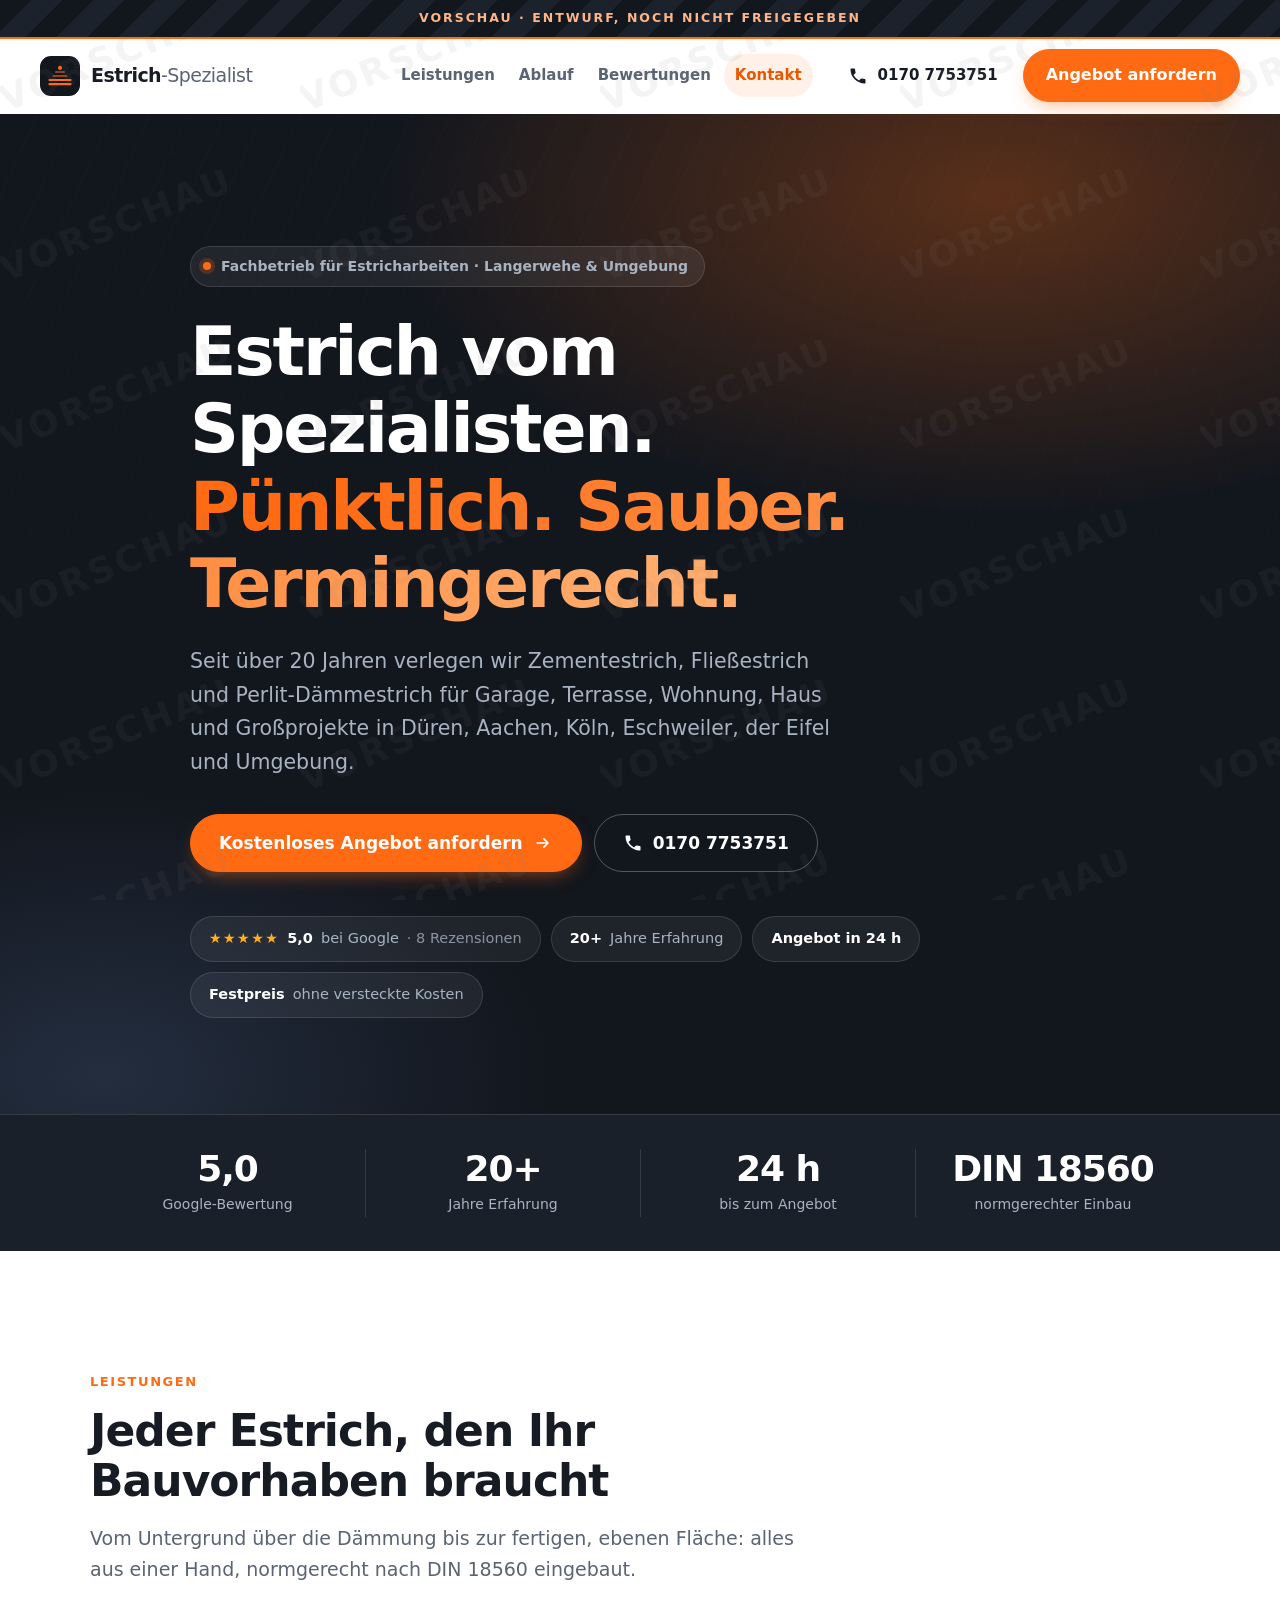
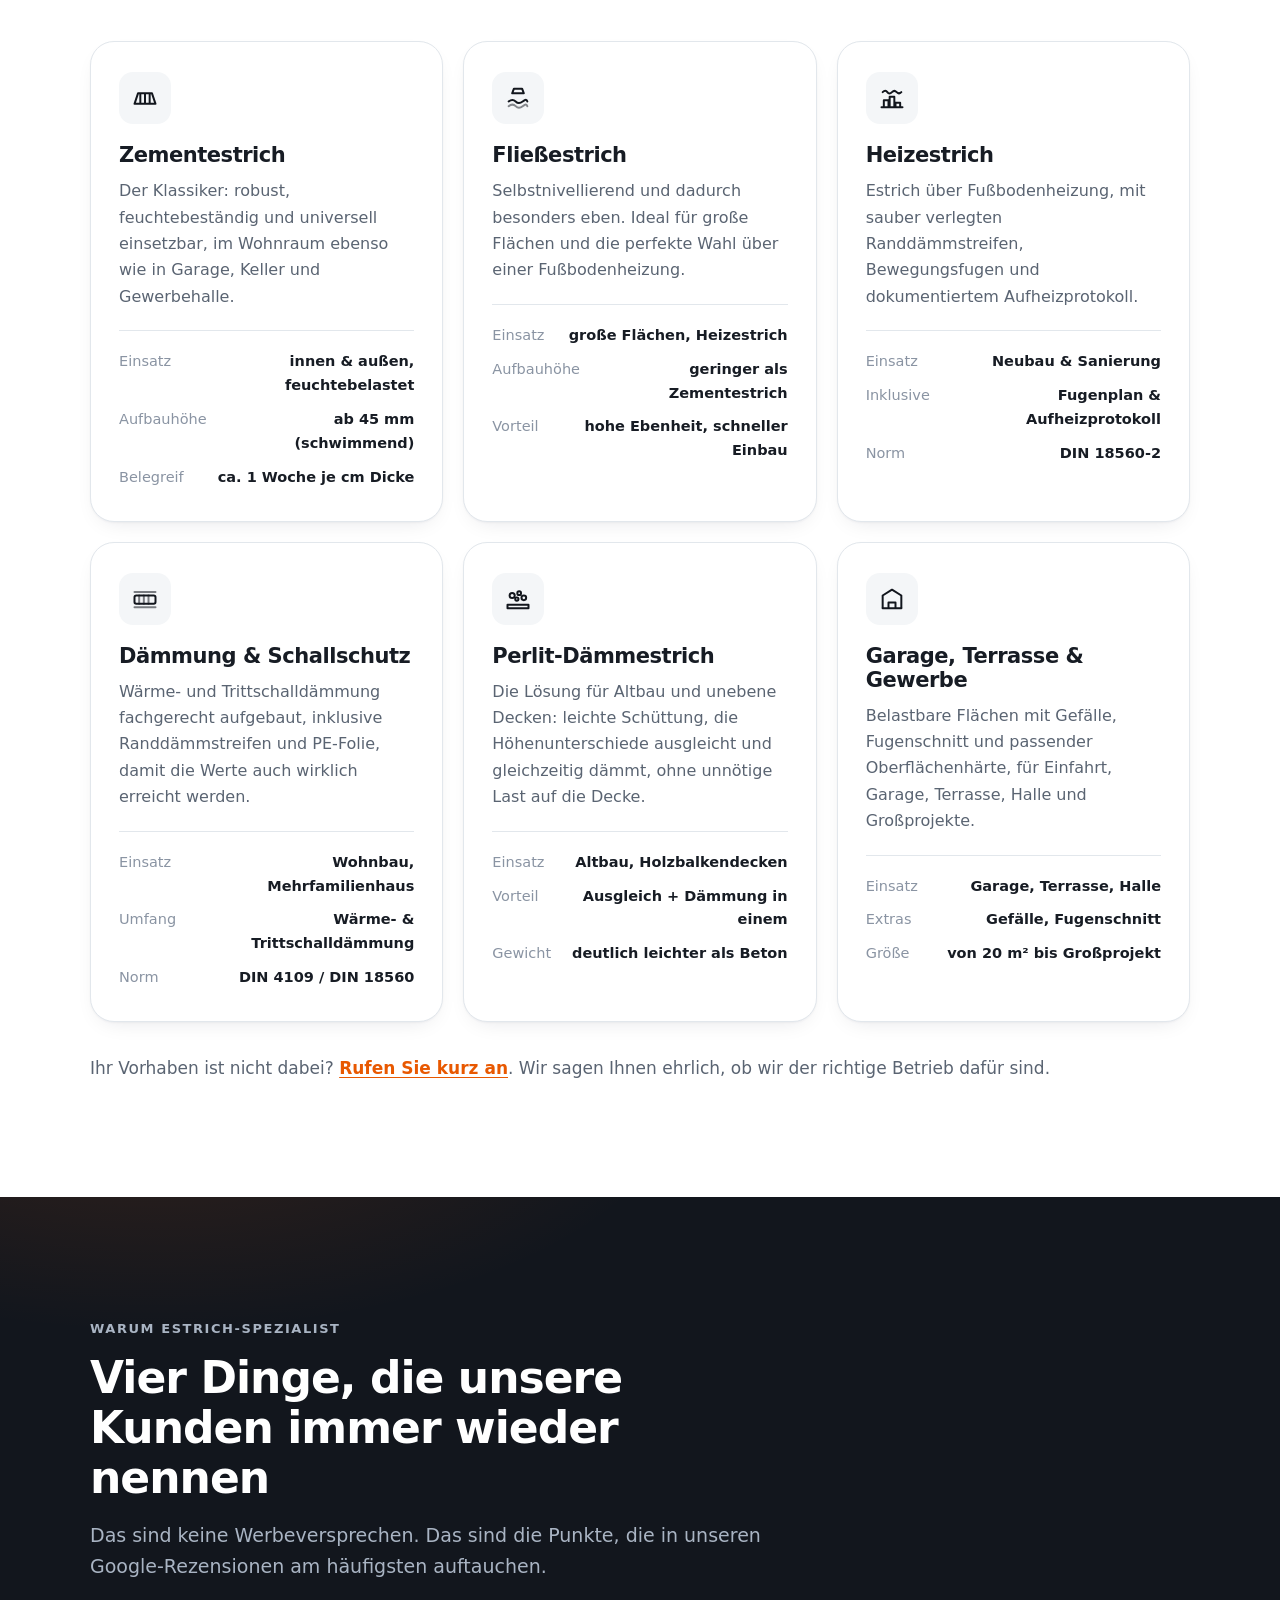
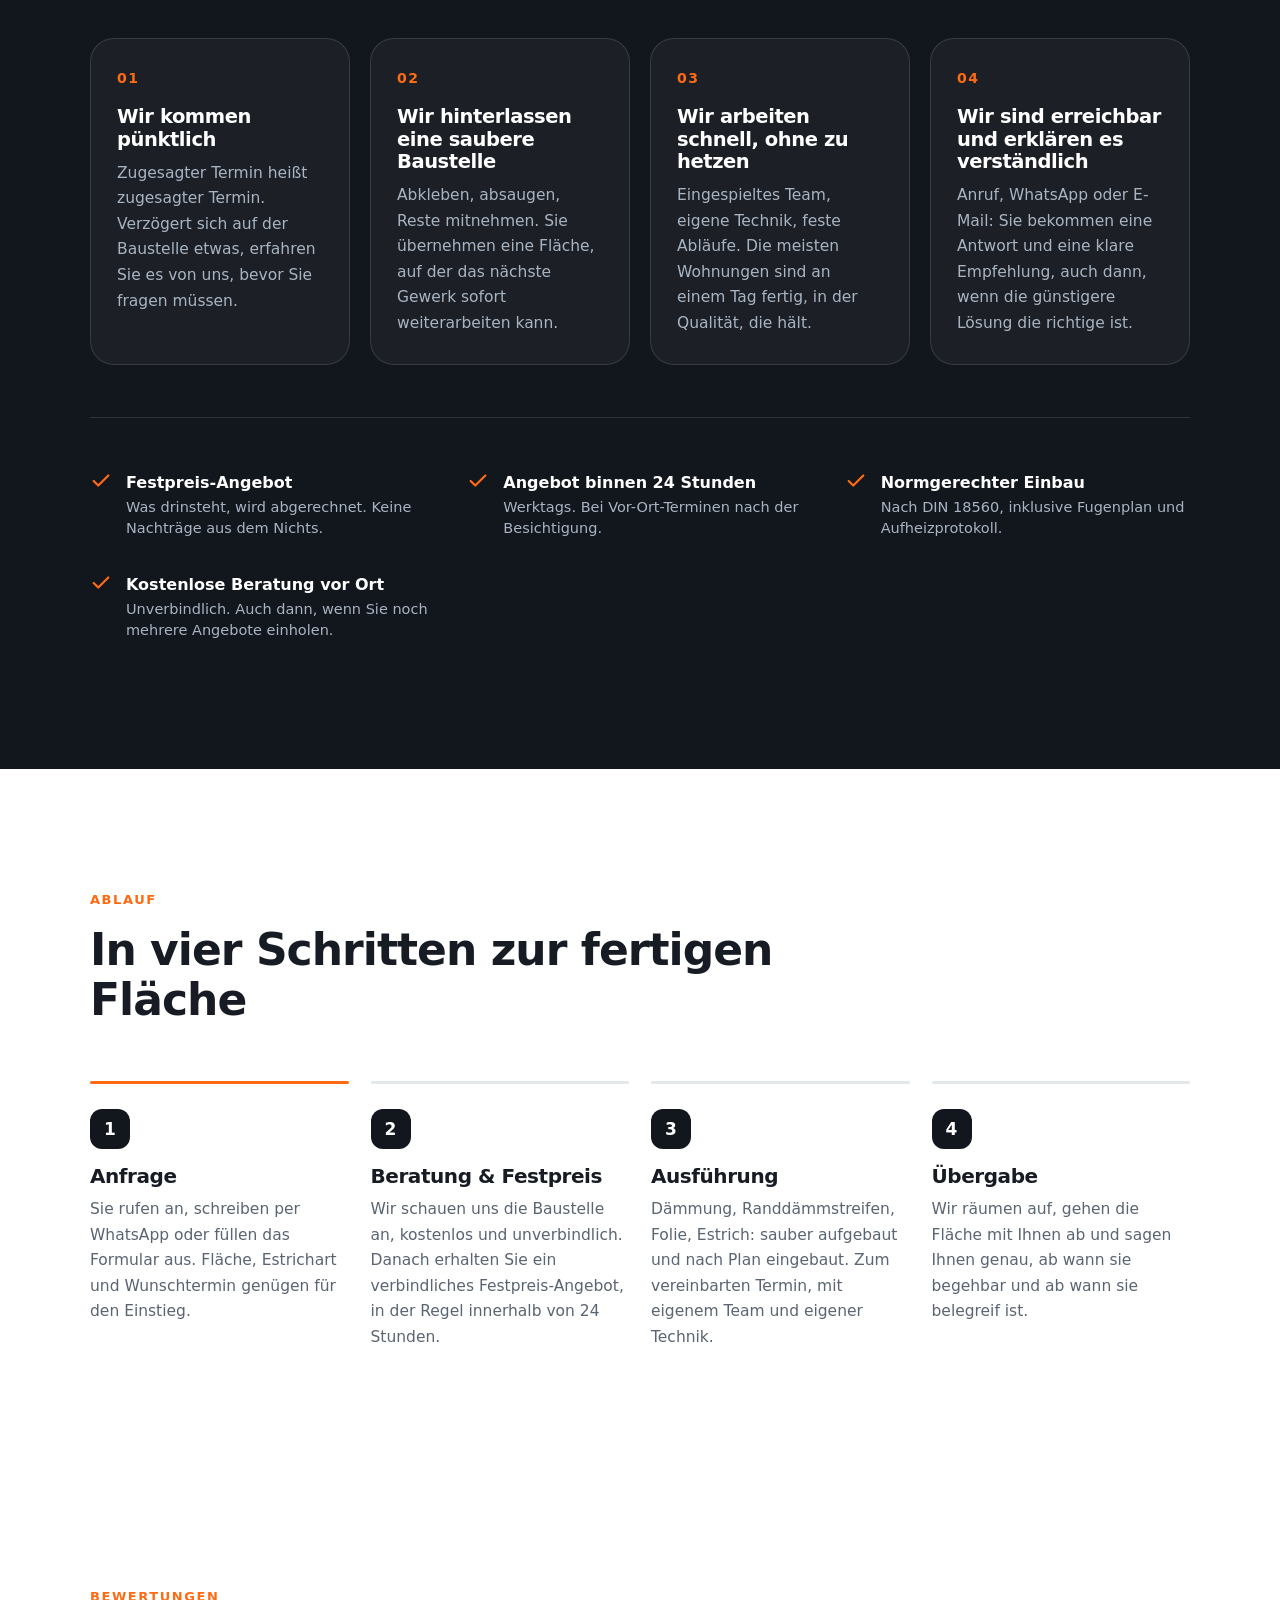
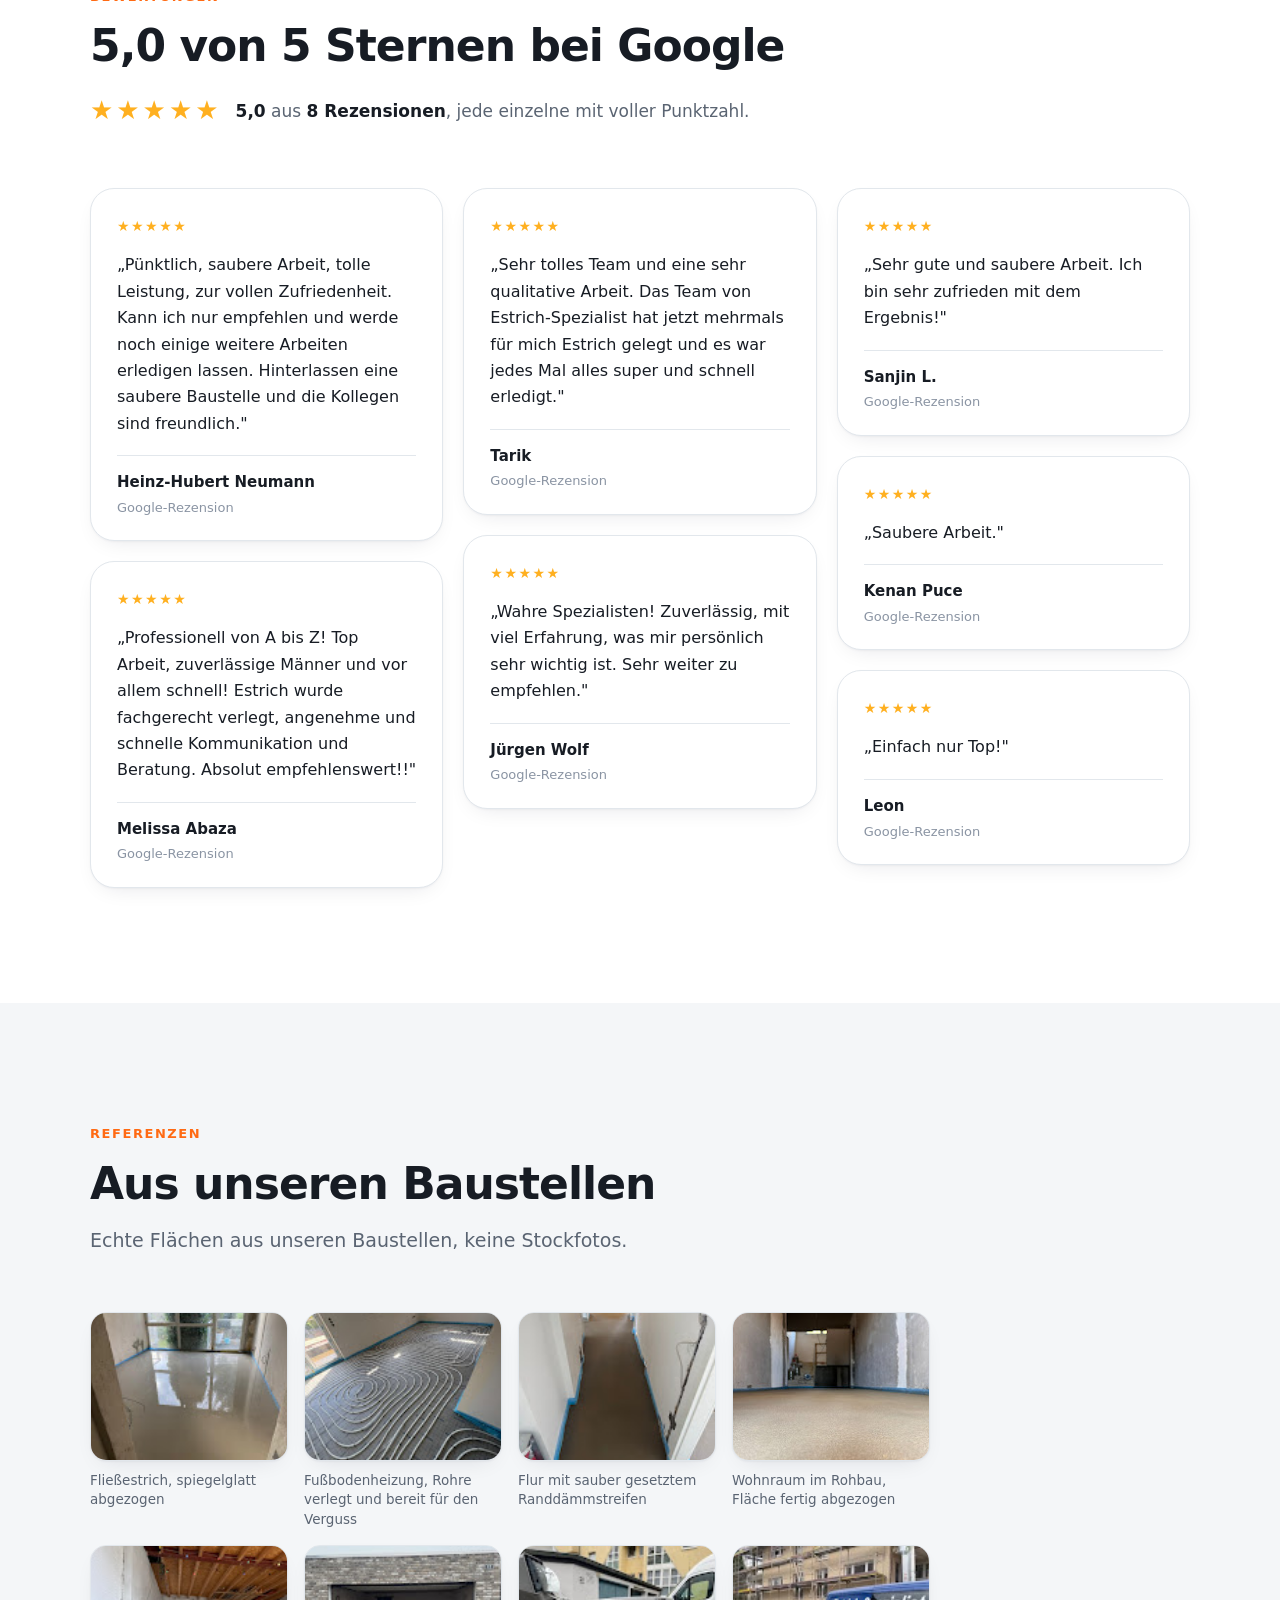
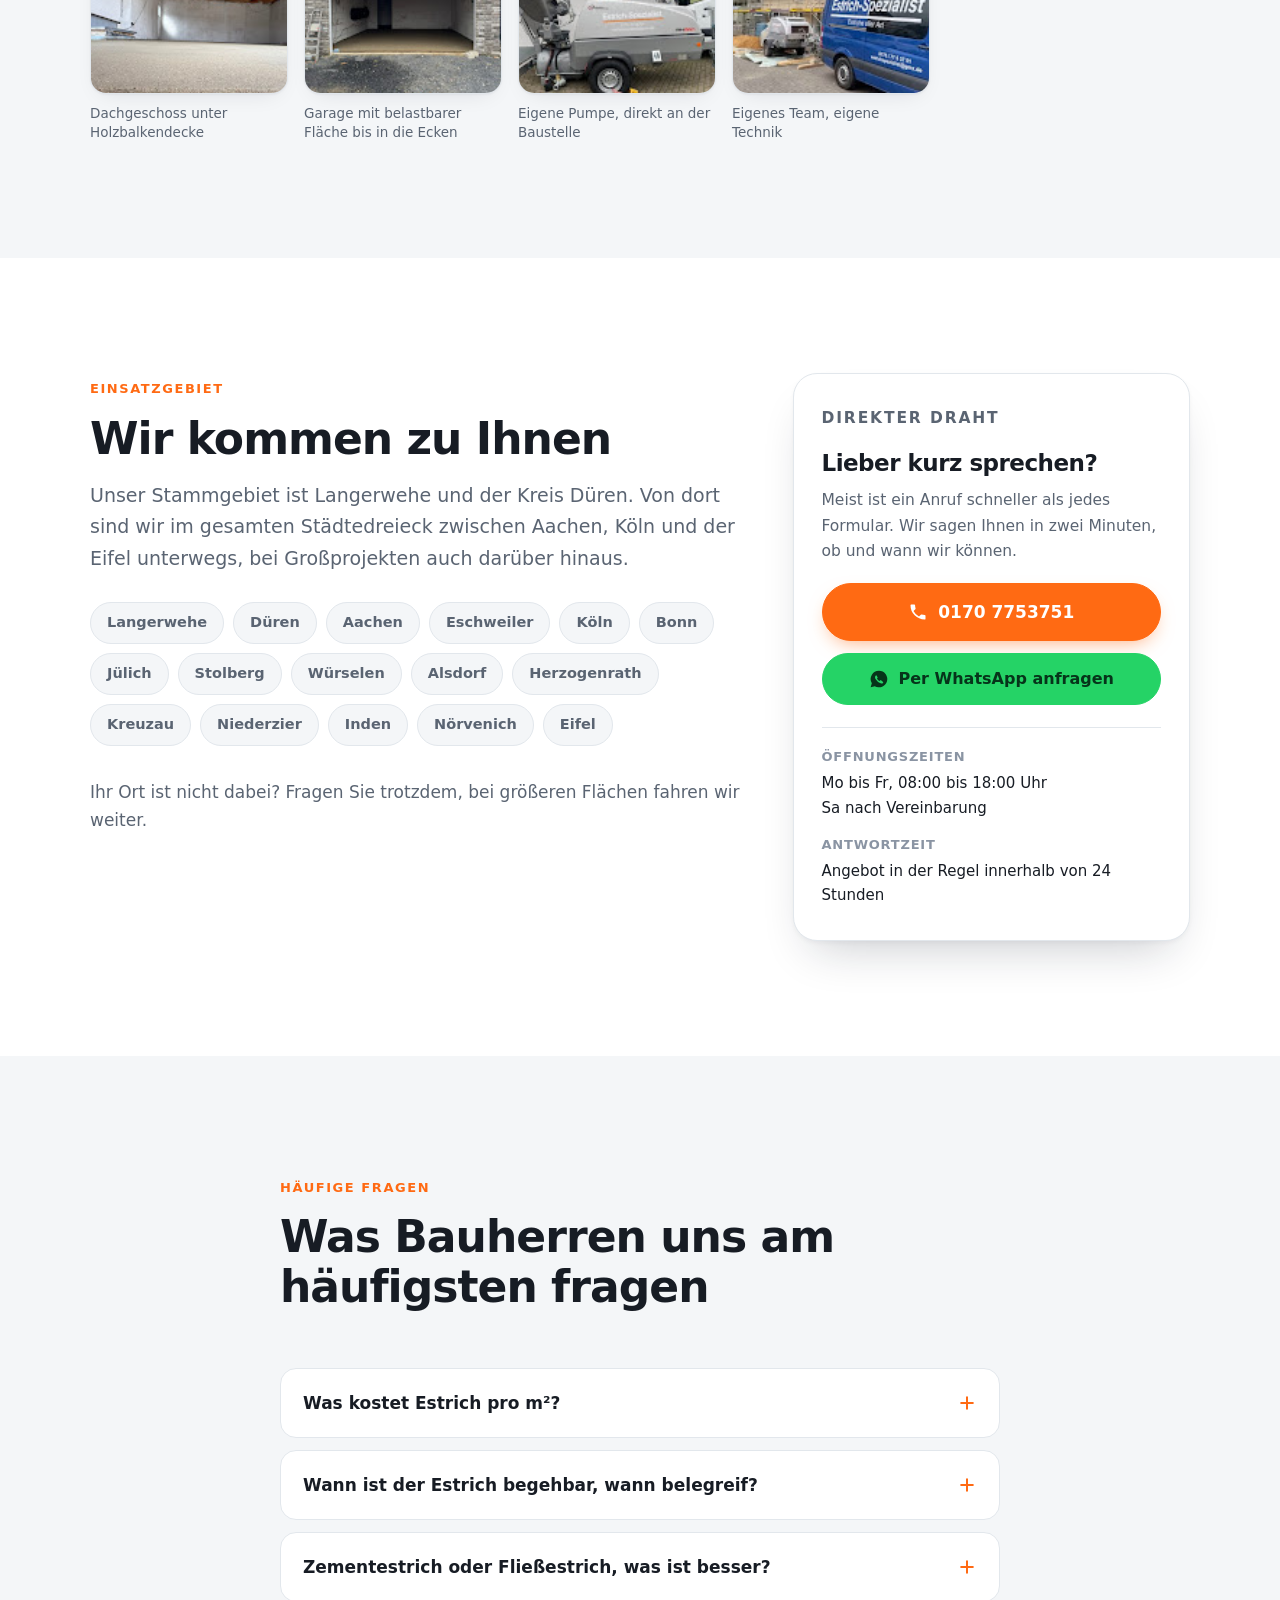
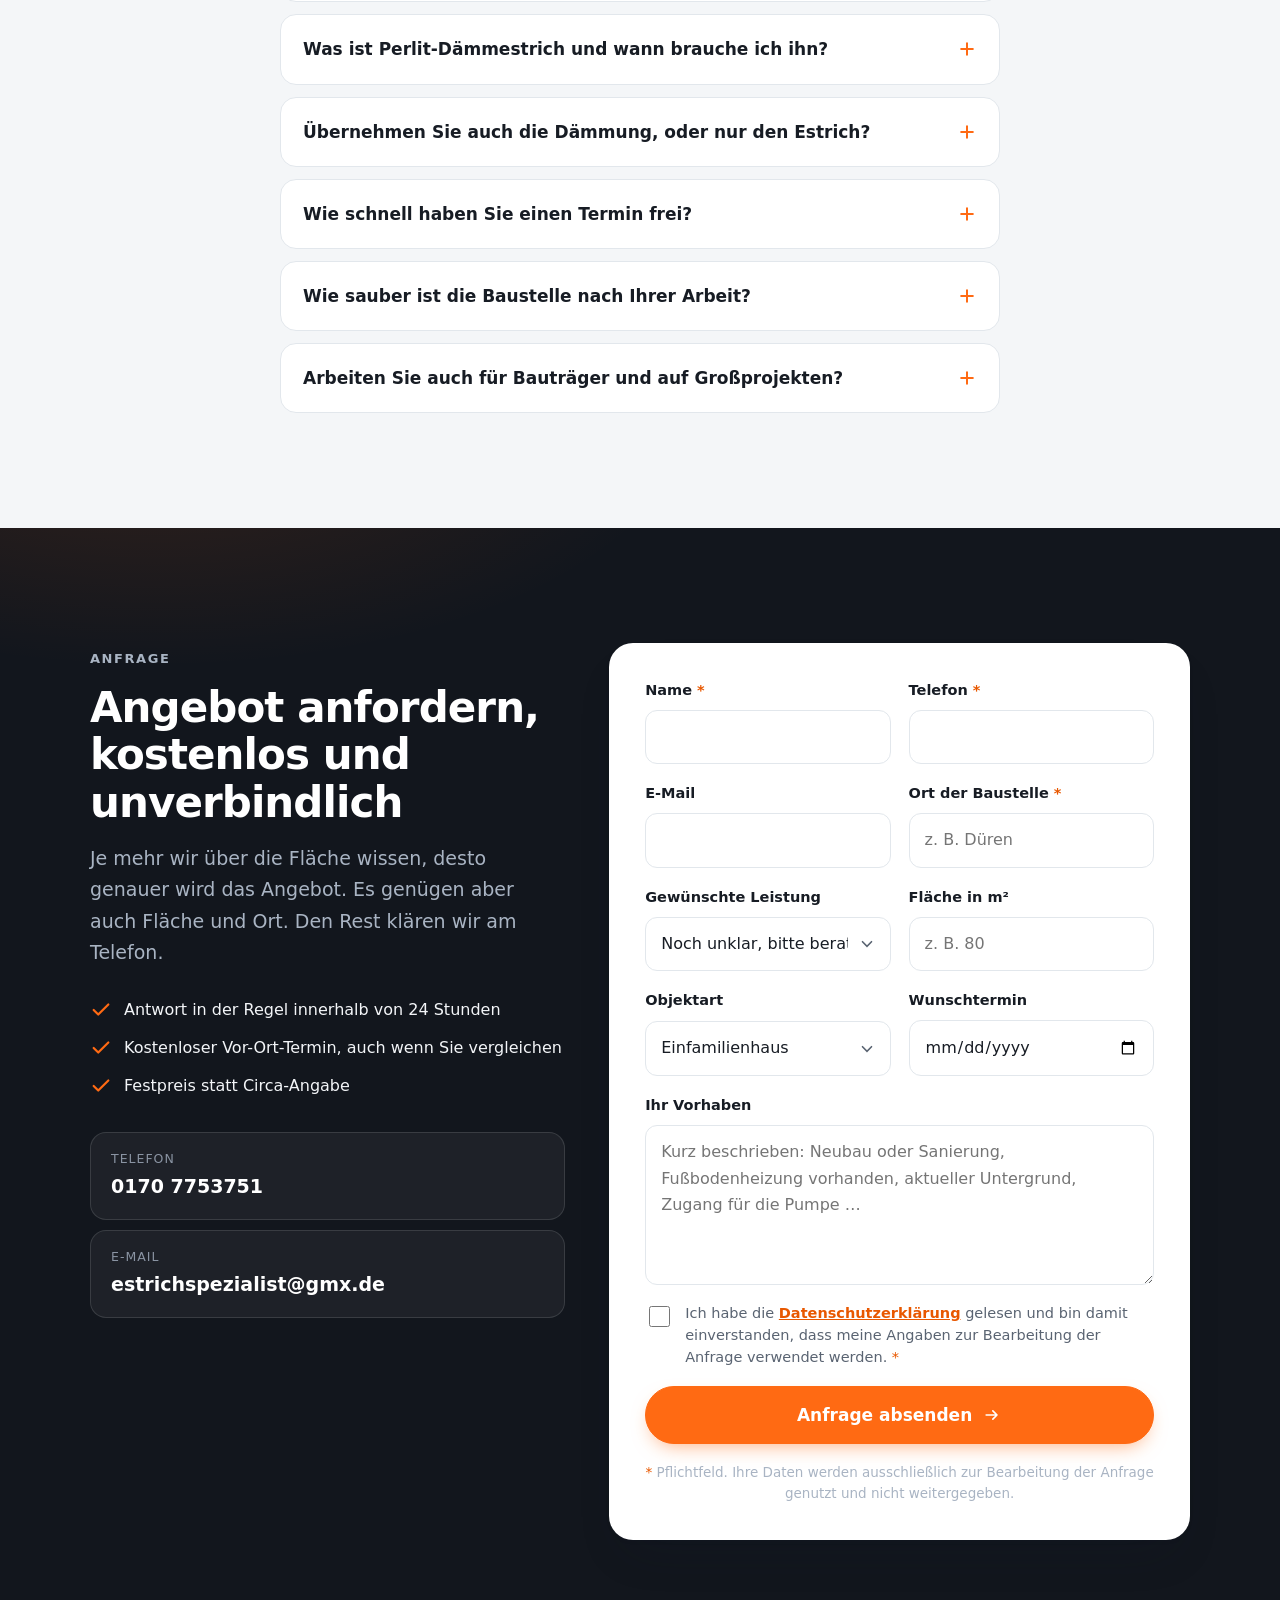
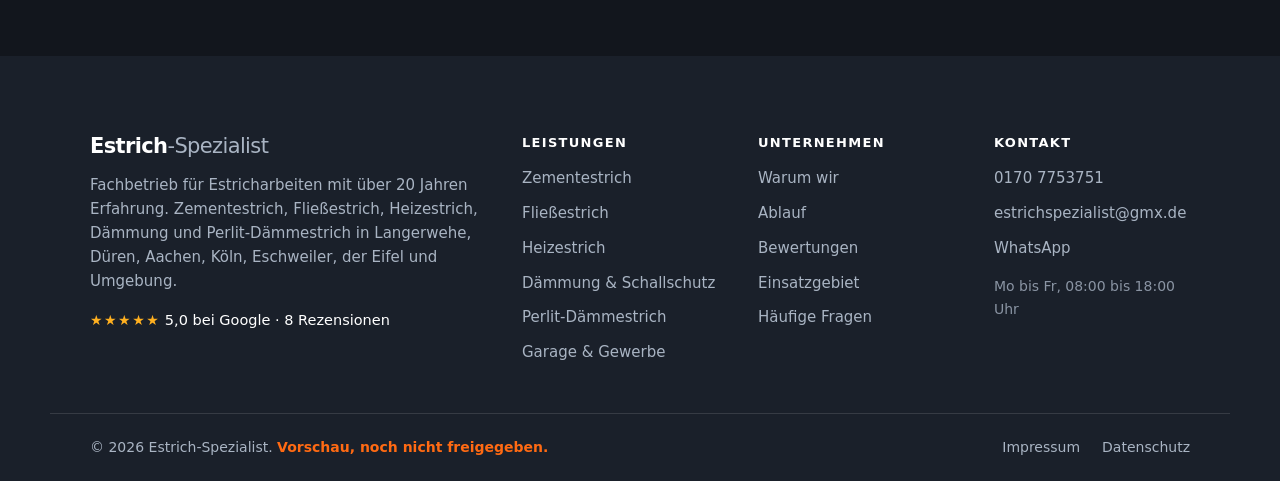
<file: index.html>
<!DOCTYPE html>
<html lang="de">
<head>
<meta charset="utf-8">
<meta name="viewport" content="width=device-width, initial-scale=1">
<title>VORSCHAU | Estrich-Spezialist | 5,0★ Estrichleger für Düren, Aachen, Köln &amp; Eifel</title>
<meta name="description" content="Estrich vom Spezialisten mit über 20 Jahren Erfahrung: Zementestrich, Fließestrich, Heizestrich und Perlit-Dämmestrich. Pünktlich, sauber, zum Festpreis. Angebot innerhalb von 24 Stunden. ☎ 0170 7753751">
<meta name="robots" content="index, follow">
<meta name="theme-color" content="#12161d">
<link rel="canonical" href="https://www.estrich-spezialist.de/">

<meta property="og:type" content="website">
<meta property="og:locale" content="de_DE">
<meta property="og:site_name" content="Estrich-Spezialist">
<meta property="og:title" content="Estrich-Spezialist | Estrichleger für Düren, Aachen, Köln &amp; Eifel">
<meta property="og:description" content="Zementestrich, Fließestrich und Perlit-Dämmestrich vom Fachbetrieb. 5,0★ bei Google. Angebot innerhalb von 24 Stunden.">
<meta property="og:url" content="https://www.estrich-spezialist.de/">
<meta name="twitter:card" content="summary_large_image">

<link rel="icon" href="assets/img/favicon.svg?v=20260727d" type="image/svg+xml">
<link rel="stylesheet" href="assets/css/style.css?v=20260727d">
</head>
<body>

<!-- VORSCHAU-Kennzeichnung. Zum Livegang diese beiden Zeilen entfernen,
     dazu .preview-flag/.preview-mark im Stylesheet und "VORSCHAU | " im Titel. -->
<div class="preview-flag" role="status">VORSCHAU &middot; Entwurf, noch nicht freigegeben</div>
<div class="preview-mark" aria-hidden="true"></div>


<a class="skip-link" href="#main">Zum Inhalt springen</a>

<header class="site-header" id="top">
  <div class="wrap header-inner">
    <a class="brand" href="/" aria-label="Estrich-Spezialist, Startseite">
      <span class="brand-mark" aria-hidden="true">
        <svg viewBox="0 0 32 32" fill="none"><path d="M3 21h26M3 26h26" stroke="currentColor" stroke-width="2.5" stroke-linecap="round"/><path d="M8 16h16M11 11h10" stroke="currentColor" stroke-width="2.5" stroke-linecap="round" opacity=".55"/><circle cx="16" cy="6" r="2.5" fill="currentColor"/></svg>
      </span>
      <span class="brand-text">
        <strong>Estrich</strong><span>-Spezialist</span>
      </span>
    </a>

    <nav class="site-nav" id="site-nav" aria-label="Hauptnavigation">
      <a href="#leistungen">Leistungen</a>
      <a href="#warum" class="nav-wide">Warum wir</a>
      <a href="#ablauf">Ablauf</a>
      <a href="#bewertungen">Bewertungen</a>
      <a href="#gebiet" class="nav-wide">Einsatzgebiet</a>
      <a href="#kontakt">Kontakt</a>
    </nav>

    <div class="header-actions">
      <a class="btn btn-ghost header-tel" href="tel:+491707753751" data-track="tel-header">
        <svg class="ico" viewBox="0 0 24 24" aria-hidden="true"><path d="M6.6 10.8a15.1 15.1 0 006.6 6.6l2.2-2.2a1 1 0 011-.24 11.4 11.4 0 003.6.58 1 1 0 011 1V20a1 1 0 01-1 1A17 17 0 013 4a1 1 0 011-1h3.5a1 1 0 011 1c0 1.25.2 2.46.57 3.6a1 1 0 01-.25 1l-2.2 2.2z" fill="currentColor"/></svg>
        0170 7753751
      </a>
      <a class="btn btn-primary header-cta" href="#kontakt">Angebot anfordern</a>
      <button class="nav-toggle" type="button" aria-expanded="false" aria-controls="site-nav" aria-label="Menü öffnen">
        <span></span><span></span><span></span>
      </button>
    </div>
  </div>
</header>

<main id="main">

  <!-- ══════════════ HERO ══════════════ -->
  <section class="hero">
    <div class="hero-bg" aria-hidden="true"></div>
    <div class="wrap hero-inner">

      <p class="eyebrow">
        <span class="dot"></span>
        Fachbetrieb für Estricharbeiten · Langerwehe &amp; Umgebung
      </p>

      <h1>Estrich vom Spezialisten.<br><em>Pünktlich. Sauber. Termingerecht.</em></h1>

      <p class="hero-lead">
        Seit über 20 Jahren verlegen wir Zementestrich, Fließestrich und Perlit-Dämmestrich für Garage, Terrasse, Wohnung, Haus und Großprojekte in Düren, Aachen, Köln,
        Eschweiler, der Eifel und Umgebung.
      </p>

      <div class="hero-cta">
        <a class="btn btn-primary btn-lg" href="#kontakt">
          Kostenloses Angebot anfordern
          <svg class="ico" viewBox="0 0 24 24" aria-hidden="true"><path d="M5 12h13m0 0l-5-5m5 5l-5 5" stroke="currentColor" stroke-width="2" stroke-linecap="round" stroke-linejoin="round" fill="none"/></svg>
        </a>
        <a class="btn btn-outline btn-lg" href="tel:+491707753751" data-track="tel-hero">
          <svg class="ico" viewBox="0 0 24 24" aria-hidden="true"><path d="M6.6 10.8a15.1 15.1 0 006.6 6.6l2.2-2.2a1 1 0 011-.24 11.4 11.4 0 003.6.58 1 1 0 011 1V20a1 1 0 01-1 1A17 17 0 013 4a1 1 0 011-1h3.5a1 1 0 011 1c0 1.25.2 2.46.57 3.6a1 1 0 01-.25 1l-2.2 2.2z" fill="currentColor"/></svg>
          0170 7753751
        </a>
      </div>

      <ul class="hero-chips">
        <li>
          <span class="stars" aria-hidden="true">★★★★★</span>
          <strong>5,0</strong> bei Google <span class="muted">· 8 Rezensionen</span>
        </li>
        <li><strong>20+</strong> Jahre Erfahrung</li>
        <li><strong>Angebot in 24 h</strong></li>
        <li><strong>Festpreis</strong> ohne versteckte Kosten</li>
      </ul>

    </div>
  </section>

  <!-- ══════════════ FAKTEN ══════════════ -->
  <section class="facts" aria-label="Kennzahlen">
    <div class="wrap facts-grid">
      <div class="fact"><b>5,0</b><span>Google-Bewertung</span></div>
      <div class="fact"><b>20+</b><span>Jahre Erfahrung</span></div>
      <div class="fact"><b>24 h</b><span>bis zum Angebot</span></div>
      <div class="fact"><b>DIN 18560</b><span>normgerechter Einbau</span></div>
    </div>
  </section>

  <!-- ══════════════ LEISTUNGEN ══════════════ -->
  <section id="leistungen" class="section">
    <div class="wrap">
      <header class="section-head">
        <p class="kicker">Leistungen</p>
        <h2>Jeder Estrich, den Ihr Bauvorhaben braucht</h2>
        <p class="section-lead">
          Vom Untergrund über die Dämmung bis zur fertigen, ebenen Fläche: alles aus einer Hand,
          normgerecht nach DIN 18560 eingebaut.
        </p>
      </header>

      <div class="cards">

        <article class="card">
          <span class="card-ico" aria-hidden="true">
            <svg viewBox="0 0 24 24"><path d="M3 17h18M3 17l3-9h12l3 9M8 17V8M12 17V8M16 17V8" stroke="currentColor" stroke-width="1.7" fill="none" stroke-linecap="round" stroke-linejoin="round"/></svg>
          </span>
          <h3>Zementestrich</h3>
          <p>Der Klassiker: robust, feuchtebeständig und universell einsetzbar, im Wohnraum ebenso wie in Garage, Keller und Gewerbehalle.</p>
          <dl class="spec">
            <div><dt>Einsatz</dt><dd>innen &amp; außen, feuchtebelastet</dd></div>
            <div><dt>Aufbauhöhe</dt><dd>ab 45 mm (schwimmend)</dd></div>
            <div><dt>Belegreif</dt><dd>ca. 1 Woche je cm Dicke</dd></div>
          </dl>
        </article>

        <article class="card">
          <span class="card-ico" aria-hidden="true">
            <svg viewBox="0 0 24 24"><path d="M4 15c2.5-2 4-2 6 0s3.5 2 6 0 3.5-2 4 0" stroke="currentColor" stroke-width="1.7" fill="none" stroke-linecap="round"/><path d="M4 19c2.5-2 4-2 6 0s3.5 2 6 0 3.5-2 4 0" stroke="currentColor" stroke-width="1.7" fill="none" stroke-linecap="round" opacity=".5"/><path d="M7 8h10l-1.5-4h-7L7 8z" stroke="currentColor" stroke-width="1.7" fill="none" stroke-linejoin="round"/></svg>
          </span>
          <h3>Fließestrich</h3>
          <p>Selbstnivellierend und dadurch besonders eben. Ideal für große Flächen und die perfekte Wahl über einer Fußbodenheizung.</p>
          <dl class="spec">
            <div><dt>Einsatz</dt><dd>große Flächen, Heizestrich</dd></div>
            <div><dt>Aufbauhöhe</dt><dd>geringer als Zementestrich</dd></div>
            <div><dt>Vorteil</dt><dd>hohe Ebenheit, schneller Einbau</dd></div>
          </dl>
        </article>

        <article class="card">
          <span class="card-ico" aria-hidden="true">
            <svg viewBox="0 0 24 24"><path d="M3 20h18M5 20v-6h4v6M10 20v-9h4v9M15 20v-4h4v4" stroke="currentColor" stroke-width="1.7" fill="none" stroke-linecap="round" stroke-linejoin="round"/><path d="M4 7c1.5-1.5 3-1.5 4 0s2.5 1.5 4 0 2.5-1.5 4 0 2.5 1.5 4 0" stroke="currentColor" stroke-width="1.7" fill="none" stroke-linecap="round"/></svg>
          </span>
          <h3>Heizestrich</h3>
          <p>Estrich über Fußbodenheizung, mit sauber verlegten Randdämmstreifen, Bewegungsfugen und dokumentiertem Aufheizprotokoll.</p>
          <dl class="spec">
            <div><dt>Einsatz</dt><dd>Neubau &amp; Sanierung</dd></div>
            <div><dt>Inklusive</dt><dd>Fugenplan &amp; Aufheizprotokoll</dd></div>
            <div><dt>Norm</dt><dd>DIN 18560-2</dd></div>
          </dl>
        </article>

        <article class="card">
          <span class="card-ico" aria-hidden="true">
            <svg viewBox="0 0 24 24"><rect x="3" y="9" width="18" height="7" rx="1.5" stroke="currentColor" stroke-width="1.7" fill="none"/><path d="M3 19h18M3 6h18M7 9v7M11 9v7M15 9v7" stroke="currentColor" stroke-width="1.7" stroke-linecap="round" fill="none" opacity=".55"/></svg>
          </span>
          <h3>Dämmung &amp; Schallschutz</h3>
          <p>Wärme- und Trittschalldämmung fachgerecht aufgebaut, inklusive Randdämmstreifen und PE-Folie, damit die Werte auch wirklich erreicht werden.</p>
          <dl class="spec">
            <div><dt>Einsatz</dt><dd>Wohnbau, Mehrfamilienhaus</dd></div>
            <div><dt>Umfang</dt><dd>Wärme- &amp; Trittschalldämmung</dd></div>
            <div><dt>Norm</dt><dd>DIN 4109 / DIN 18560</dd></div>
          </dl>
        </article>

        <article class="card">
          <span class="card-ico" aria-hidden="true">
            <svg viewBox="0 0 24 24"><circle cx="7" cy="9" r="2.2" stroke="currentColor" stroke-width="1.7" fill="none"/><circle cx="13" cy="7" r="1.6" stroke="currentColor" stroke-width="1.7" fill="none"/><circle cx="17" cy="11" r="2" stroke="currentColor" stroke-width="1.7" fill="none"/><circle cx="11" cy="12" r="1.4" stroke="currentColor" stroke-width="1.7" fill="none"/><path d="M3 17h18v3H3z" stroke="currentColor" stroke-width="1.7" fill="none" stroke-linejoin="round"/></svg>
          </span>
          <h3>Perlit-Dämmestrich</h3>
          <p>Die Lösung für Altbau und unebene Decken: leichte Schüttung, die Höhenunterschiede ausgleicht und gleichzeitig dämmt, ohne unnötige Last auf die Decke.</p>
          <dl class="spec">
            <div><dt>Einsatz</dt><dd>Altbau, Holzbalkendecken</dd></div>
            <div><dt>Vorteil</dt><dd>Ausgleich + Dämmung in einem</dd></div>
            <div><dt>Gewicht</dt><dd>deutlich leichter als Beton</dd></div>
          </dl>
        </article>

        <article class="card">
          <span class="card-ico" aria-hidden="true">
            <svg viewBox="0 0 24 24"><path d="M4 20V9l8-5 8 5v11" stroke="currentColor" stroke-width="1.7" fill="none" stroke-linejoin="round"/><path d="M4 20h16M9 20v-5h6v5" stroke="currentColor" stroke-width="1.7" fill="none" stroke-linecap="round" stroke-linejoin="round"/></svg>
          </span>
          <h3>Garage, Terrasse &amp; Gewerbe</h3>
          <p>Belastbare Flächen mit Gefälle, Fugenschnitt und passender Oberflächenhärte, für Einfahrt, Garage, Terrasse, Halle und Großprojekte.</p>
          <dl class="spec">
            <div><dt>Einsatz</dt><dd>Garage, Terrasse, Halle</dd></div>
            <div><dt>Extras</dt><dd>Gefälle, Fugenschnitt</dd></div>
            <div><dt>Größe</dt><dd>von 20 m² bis Großprojekt</dd></div>
          </dl>
        </article>

      </div>

      <p class="section-foot">
        Ihr Vorhaben ist nicht dabei? <a href="tel:+491707753751" data-track="tel-leistungen">Rufen Sie kurz an</a>. Wir sagen Ihnen ehrlich, ob wir der richtige Betrieb dafür sind.
      </p>
    </div>
  </section>

  <!-- ══════════════ WARUM ══════════════ -->
  <section id="warum" class="section section-dark">
    <div class="wrap">
      <header class="section-head">
        <p class="kicker">Warum Estrich-Spezialist</p>
        <h2>Vier Dinge, die unsere Kunden immer wieder nennen</h2>
        <p class="section-lead">
          Das sind keine Werbeversprechen. Das sind die Punkte, die in unseren Google-Rezensionen
          am häufigsten auftauchen.
        </p>
      </header>

      <div class="why-grid">

        <article class="why">
          <span class="why-num">01</span>
          <h3>Wir kommen pünktlich</h3>
          <p>Zugesagter Termin heißt zugesagter Termin. Verzögert sich auf der Baustelle etwas, erfahren Sie es von uns, bevor Sie fragen müssen.</p>
        </article>

        <article class="why">
          <span class="why-num">02</span>
          <h3>Wir hinterlassen eine saubere Baustelle</h3>
          <p>Abkleben, absaugen, Reste mitnehmen. Sie übernehmen eine Fläche, auf der das nächste Gewerk sofort weiterarbeiten kann.</p>
        </article>

        <article class="why">
          <span class="why-num">03</span>
          <h3>Wir arbeiten schnell, ohne zu hetzen</h3>
          <p>Eingespieltes Team, eigene Technik, feste Abläufe. Die meisten Wohnungen sind an einem Tag fertig, in der Qualität, die hält.</p>
        </article>

        <article class="why">
          <span class="why-num">04</span>
          <h3>Wir sind erreichbar und erklären es verständlich</h3>
          <p>Anruf, WhatsApp oder E-Mail: Sie bekommen eine Antwort und eine klare Empfehlung, auch dann, wenn die günstigere Lösung die richtige ist.</p>
        </article>

      </div>

      <div class="promise">
        <div class="promise-item">
          <svg class="ico-check" viewBox="0 0 24 24" aria-hidden="true"><path d="M20 6L9 17l-5-5" stroke="currentColor" stroke-width="2.4" fill="none" stroke-linecap="round" stroke-linejoin="round"/></svg>
          <div><strong>Festpreis-Angebot</strong><span>Was drinsteht, wird abgerechnet. Keine Nachträge aus dem Nichts.</span></div>
        </div>
        <div class="promise-item">
          <svg class="ico-check" viewBox="0 0 24 24" aria-hidden="true"><path d="M20 6L9 17l-5-5" stroke="currentColor" stroke-width="2.4" fill="none" stroke-linecap="round" stroke-linejoin="round"/></svg>
          <div><strong>Angebot binnen 24 Stunden</strong><span>Werktags. Bei Vor-Ort-Terminen nach der Besichtigung.</span></div>
        </div>
        <div class="promise-item">
          <svg class="ico-check" viewBox="0 0 24 24" aria-hidden="true"><path d="M20 6L9 17l-5-5" stroke="currentColor" stroke-width="2.4" fill="none" stroke-linecap="round" stroke-linejoin="round"/></svg>
          <div><strong>Normgerechter Einbau</strong><span>Nach DIN 18560, inklusive Fugenplan und Aufheizprotokoll.</span></div>
        </div>
        <div class="promise-item">
          <svg class="ico-check" viewBox="0 0 24 24" aria-hidden="true"><path d="M20 6L9 17l-5-5" stroke="currentColor" stroke-width="2.4" fill="none" stroke-linecap="round" stroke-linejoin="round"/></svg>
          <div><strong>Kostenlose Beratung vor Ort</strong><span>Unverbindlich. Auch dann, wenn Sie noch mehrere Angebote einholen.</span></div>
        </div>
      </div>
    </div>
  </section>

  <!-- ══════════════ ABLAUF ══════════════ -->
  <section id="ablauf" class="section">
    <div class="wrap">
      <header class="section-head">
        <p class="kicker">Ablauf</p>
        <h2>In vier Schritten zur fertigen Fläche</h2>
      </header>

      <ol class="steps">
        <li class="step">
          <span class="step-num">1</span>
          <h3>Anfrage</h3>
          <p>Sie rufen an, schreiben per WhatsApp oder füllen das Formular aus. Fläche, Estrichart und Wunschtermin genügen für den Einstieg.</p>
        </li>
        <li class="step">
          <span class="step-num">2</span>
          <h3>Beratung &amp; Festpreis</h3>
          <p>Wir schauen uns die Baustelle an, kostenlos und unverbindlich. Danach erhalten Sie ein verbindliches Festpreis-Angebot, in der Regel innerhalb von 24 Stunden.</p>
        </li>
        <li class="step">
          <span class="step-num">3</span>
          <h3>Ausführung</h3>
          <p>Dämmung, Randdämmstreifen, Folie, Estrich: sauber aufgebaut und nach Plan eingebaut. Zum vereinbarten Termin, mit eigenem Team und eigener Technik.</p>
        </li>
        <li class="step">
          <span class="step-num">4</span>
          <h3>Übergabe</h3>
          <p>Wir räumen auf, gehen die Fläche mit Ihnen ab und sagen Ihnen genau, ab wann sie begehbar und ab wann sie belegreif ist.</p>
        </li>
      </ol>
    </div>
  </section>

  <!-- ══════════════ BEWERTUNGEN ══════════════ -->
  <section id="bewertungen" class="section">
    <div class="wrap">
      <header class="section-head">
        <p class="kicker">Bewertungen</p>
        <h2>5,0 von 5 Sternen bei Google</h2>
        <div class="rating-summary">
          <span class="stars stars-lg" aria-hidden="true">★★★★★</span>
          <p><strong>5,0</strong> aus <strong>8 Rezensionen</strong>, jede einzelne mit voller Punktzahl.</p>
        </div>
      </header>

      <div class="reviews">

        <blockquote class="review">
          <span class="stars" aria-hidden="true">★★★★★</span>
          <p>„Pünktlich, saubere Arbeit, tolle Leistung, zur vollen Zufriedenheit. Kann ich nur empfehlen und werde noch einige weitere Arbeiten erledigen lassen. Hinterlassen eine saubere Baustelle und die Kollegen sind freundlich."</p>
          <footer><cite>Heinz-Hubert Neumann</cite><span>Google-Rezension</span></footer>
        </blockquote>

        <blockquote class="review">
          <span class="stars" aria-hidden="true">★★★★★</span>
          <p>„Professionell von A bis Z! Top Arbeit, zuverlässige Männer und vor allem schnell! Estrich wurde fachgerecht verlegt, angenehme und schnelle Kommunikation und Beratung. Absolut empfehlenswert!!"</p>
          <footer><cite>Melissa Abaza</cite><span>Google-Rezension</span></footer>
        </blockquote>

        <blockquote class="review">
          <span class="stars" aria-hidden="true">★★★★★</span>
          <p>„Sehr tolles Team und eine sehr qualitative Arbeit. Das Team von Estrich-Spezialist hat jetzt mehrmals für mich Estrich gelegt und es war jedes Mal alles super und schnell erledigt."</p>
          <footer><cite>Tarik</cite><span>Google-Rezension</span></footer>
        </blockquote>

        <blockquote class="review">
          <span class="stars" aria-hidden="true">★★★★★</span>
          <p>„Wahre Spezialisten! Zuverlässig, mit viel Erfahrung, was mir persönlich sehr wichtig ist. Sehr weiter zu empfehlen."</p>
          <footer><cite>Jürgen Wolf</cite><span>Google-Rezension</span></footer>
        </blockquote>

        <blockquote class="review">
          <span class="stars" aria-hidden="true">★★★★★</span>
          <p>„Sehr gute und saubere Arbeit. Ich bin sehr zufrieden mit dem Ergebnis!"</p>
          <footer><cite>Sanjin L.</cite><span>Google-Rezension</span></footer>
        </blockquote>

        <blockquote class="review">
          <span class="stars" aria-hidden="true">★★★★★</span>
          <p>„Saubere Arbeit."</p>
          <footer><cite>Kenan Puce</cite><span>Google-Rezension</span></footer>
        </blockquote>

        <blockquote class="review">
          <span class="stars" aria-hidden="true">★★★★★</span>
          <p>„Einfach nur Top!"</p>
          <footer><cite>Leon</cite><span>Google-Rezension</span></footer>
        </blockquote>

      </div>
    </div>
  </section>

  <!-- ══════════════ REFERENZEN / GALERIE ══════════════ -->
  <section id="referenzen" class="section section-tint">
    <div class="wrap">
      <header class="section-head">
        <p class="kicker">Referenzen</p>
        <h2>Aus unseren Baustellen</h2>
        <p class="section-lead">
          Echte Flächen aus unseren Baustellen, keine Stockfotos.
        </p>
      </header>

      <!-- Fotos aus eigenen Baustellen. Neue Bilder einfach hier ergänzen;
           bei Austausch den Versionsstempel ?v= hochzählen, damit Besucher
           nicht die alte Fassung aus dem Cache sehen. -->
      <div class="gallery">

        <figure class="shot">
          <img src="assets/img/fliessestrich-spiegelnde-flaeche.jpg?v=20260727d" width="141" height="101" loading="lazy"
               alt="Frisch eingebrachter Fließestrich, spiegelglatte Oberfläche in einem Wohnraum">
          <figcaption>Fließestrich, spiegelglatt abgezogen</figcaption>
        </figure>

        <figure class="shot">
          <img src="assets/img/fussbodenheizung-heizrohre.jpg?v=20260727d" width="141" height="141" loading="lazy"
               alt="Verlegte Rohre einer Fußbodenheizung in Schneckenform, bereit für den Estrich">
          <figcaption>Fußbodenheizung, Rohre verlegt und bereit für den Verguss</figcaption>
        </figure>

        <figure class="shot">
          <img src="assets/img/estrich-flur-randdaemmstreifen.jpg?v=20260727d" width="141" height="141" loading="lazy"
               alt="Fertiger Estrich in einem Flur, blaue Randdämmstreifen an den Wänden">
          <figcaption>Flur mit sauber gesetztem Randdämmstreifen</figcaption>
        </figure>

        <figure class="shot">
          <img src="assets/img/estrich-rohbau-wohnraum.jpg?v=20260727d" width="200" height="200" loading="lazy"
               alt="Fertige Estrichfläche in einem Rohbau mit Blick durch die Tür in den Nebenraum">
          <figcaption>Wohnraum im Rohbau, Fläche fertig abgezogen</figcaption>
        </figure>

        <figure class="shot">
          <img src="assets/img/estrich-dachgeschoss.jpg?v=20260727d" width="141" height="176" loading="lazy"
               alt="Estrichfläche unter einer sichtbaren Holzbalkendecke im Dachgeschoss">
          <figcaption>Dachgeschoss unter Holzbalkendecke</figcaption>
        </figure>

        <figure class="shot">
          <img src="assets/img/estrich-garage.jpg?v=20260727d" width="141" height="141" loading="lazy"
               alt="Fertiger Estrich in einer Garage mit Klinkerfassade, Blick durch das offene Tor">
          <figcaption>Garage mit belastbarer Fläche bis in die Ecken</figcaption>
        </figure>

        <figure class="shot">
          <img src="assets/img/estrichpumpe-anhaenger.jpg?v=20260727d" width="141" height="101" loading="lazy"
               alt="Estrichpumpe auf dem Anhänger des Estrich-Spezialist an der Baustelle">
          <figcaption>Eigene Pumpe, direkt an der Baustelle</figcaption>
        </figure>

        <figure class="shot">
          <img src="assets/img/firmenwagen-baustelle.jpg?v=20260727d" width="141" height="101" loading="lazy"
               alt="Firmenwagen des Estrich-Spezialist vor einem eingerüsteten Neubau">
          <figcaption>Eigenes Team, eigene Technik</figcaption>
        </figure>

      </div>
    </div>
  </section>

  <!-- ══════════════ EINSATZGEBIET ══════════════ -->
  <section id="gebiet" class="section">
    <div class="wrap gebiet-inner">
      <div>
        <p class="kicker">Einsatzgebiet</p>
        <h2>Wir kommen zu Ihnen</h2>
        <p class="section-lead">
          Unser Stammgebiet ist Langerwehe und der Kreis Düren. Von dort sind wir im gesamten
          Städtedreieck zwischen Aachen, Köln und der Eifel unterwegs, bei Großprojekten auch darüber hinaus.
        </p>
        <ul class="places">
          <li>Langerwehe</li><li>Düren</li><li>Aachen</li><li>Eschweiler</li>
          <li>Köln</li><li>Bonn</li><li>Jülich</li><li>Stolberg</li>
          <li>Würselen</li><li>Alsdorf</li><li>Herzogenrath</li><li>Kreuzau</li>
          <li>Niederzier</li><li>Inden</li><li>Nörvenich</li><li>Eifel</li>
        </ul>
        <p class="section-foot">
          Ihr Ort ist nicht dabei? Fragen Sie trotzdem, bei größeren Flächen fahren wir weiter.
        </p>
      </div>

      <aside class="contact-card">
        <p class="kicker">Direkter Draht</p>
        <h3>Lieber kurz sprechen?</h3>
        <p>Meist ist ein Anruf schneller als jedes Formular. Wir sagen Ihnen in zwei Minuten, ob und wann wir können.</p>
        <a class="btn btn-primary btn-block btn-lg" href="tel:+491707753751" data-track="tel-gebiet">
          <svg class="ico" viewBox="0 0 24 24" aria-hidden="true"><path d="M6.6 10.8a15.1 15.1 0 006.6 6.6l2.2-2.2a1 1 0 011-.24 11.4 11.4 0 003.6.58 1 1 0 011 1V20a1 1 0 01-1 1A17 17 0 013 4a1 1 0 011-1h3.5a1 1 0 011 1c0 1.25.2 2.46.57 3.6a1 1 0 01-.25 1l-2.2 2.2z" fill="currentColor"/></svg>
          0170 7753751
        </a>
        <a class="btn btn-whatsapp btn-block" href="https://wa.me/491707753751?text=Hallo%2C%20ich%20interessiere%20mich%20f%C3%BCr%20Estricharbeiten." target="_blank" rel="noopener" data-track="whatsapp">
          <svg class="ico" viewBox="0 0 24 24" aria-hidden="true"><path d="M12 2a10 10 0 00-8.6 15.1L2 22l5-1.3A10 10 0 1012 2zm5.3 14.1c-.2.6-1.3 1.2-1.8 1.2-.5.1-1 .1-1.7-.1a12 12 0 01-5.7-4.9c-.4-.6-.9-1.6-.9-2.5 0-.9.5-1.4.7-1.6.2-.2.4-.3.6-.3h.5c.2 0 .4 0 .5.4l.8 1.9c.1.2 0 .4-.1.5l-.4.5c-.1.1-.2.3-.1.5.4.8 1.6 2.1 2.8 2.6.2.1.4.1.5-.1l.6-.7c.1-.2.3-.2.5-.1l1.8.9c.2.1.3.2.3.4v.5z" fill="currentColor"/></svg>
          Per WhatsApp anfragen
        </a>
        <dl class="contact-meta">
          <div><dt>Öffnungszeiten</dt><dd>Mo bis Fr, 08:00 bis 18:00 Uhr<br>Sa nach Vereinbarung</dd></div>
          <div><dt>Antwortzeit</dt><dd>Angebot in der Regel innerhalb von 24 Stunden</dd></div>
        </dl>
      </aside>
    </div>
  </section>

  <!-- ══════════════ FAQ ══════════════ -->
  <section id="faq" class="section section-tint">
    <div class="wrap wrap-narrow">
      <header class="section-head">
        <p class="kicker">Häufige Fragen</p>
        <h2>Was Bauherren uns am häufigsten fragen</h2>
      </header>

      <div class="faq">
        <details>
          <summary>Was kostet Estrich pro m²?</summary>
          <div><p>Das hängt von Estrichart, Dicke, Dämmaufbau, Fläche und Zugänglichkeit der Baustelle ab. Eine seriöse Zahl ohne Kenntnis der Baustelle wäre geraten. Deshalb schauen wir uns die Fläche kostenlos an und geben Ihnen danach einen Festpreis, in der Regel innerhalb von 24 Stunden.</p></div>
        </details>

        <details>
          <summary>Wann ist der Estrich begehbar, wann belegreif?</summary>
          <div><p>Begehbar ist Zementestrich meist nach zwei bis drei Tagen. Für die Belegreife gilt die Faustregel: etwa eine Woche pro Zentimeter Estrichdicke, bei 6 cm also rund sechs Wochen. Fließestrich auf Calciumsulfat-Basis trocknet in der Regel schneller. Verbindlich ist immer die CM-Messung direkt vor dem Belegen; die Werte teilen wir Ihnen bei der Übergabe mit.</p></div>
        </details>

        <details>
          <summary>Zementestrich oder Fließestrich, was ist besser?</summary>
          <div><p>Zementestrich ist robuster und feuchteunempfindlich, also die Wahl für Keller, Garage, Bad und Außenbereich. Fließestrich ist selbstnivellierend, dadurch besonders eben, kommt mit geringerer Aufbauhöhe aus und umschließt Heizrohre lückenlos. Ideal über einer Fußbodenheizung und bei großen, zusammenhängenden Flächen. Wir empfehlen Ihnen die passende Variante für Ihren konkreten Aufbau, nicht die teurere.</p></div>
        </details>

        <details>
          <summary>Was ist Perlit-Dämmestrich und wann brauche ich ihn?</summary>
          <div><p>Perlit ist eine leichte mineralische Schüttung. Sie gleicht unebene oder stark schwankende Untergründe aus und dämmt gleichzeitig, bei deutlich geringerem Gewicht als ein Ausgleich aus Beton. Das ist besonders im Altbau und auf Holzbalkendecken sinnvoll, wo jede zusätzliche Last ein Problem wäre.</p></div>
        </details>

        <details>
          <summary>Übernehmen Sie auch die Dämmung, oder nur den Estrich?</summary>
          <div><p>Beides, und das ist auch sinnvoll: Wärmedämmung, Trittschalldämmung, Randdämmstreifen und Folie kommen von uns und werden im selben Zug fachgerecht eingebaut. So gibt es keine Schnittstelle, an der sich später zwei Gewerke gegenseitig die Verantwortung zuschieben.</p></div>
        </details>

        <details>
          <summary>Wie schnell haben Sie einen Termin frei?</summary>
          <div><p>Das schwankt mit der Bausaison. Kleinere Flächen lassen sich oft kurzfristig einschieben, größere Vorhaben planen wir vor. Rufen Sie einfach an. Wir sagen Ihnen ehrlich, wann wir können, statt einen Termin zuzusagen, den wir nicht halten.</p></div>
        </details>

        <details>
          <summary>Wie sauber ist die Baustelle nach Ihrer Arbeit?</summary>
          <div><p>Wir kleben ab, saugen nach und nehmen unser Material und den Verschnitt wieder mit. Sie übernehmen eine Fläche, auf der das nächste Gewerk direkt anfangen kann. Genau das ist der Punkt, den unsere Kunden in ihren Bewertungen am häufigsten nennen.</p></div>
        </details>

        <details>
          <summary>Arbeiten Sie auch für Bauträger und auf Großprojekten?</summary>
          <div><p>Ja. Neben Einfamilienhäusern und Wohnungen führen wir Estricharbeiten im Mehrfamilienhausbau, im Gewerbe und auf Großprojekten aus, mit eigenem Team und eigener Technik. Für Ausschreibungen und größere Losgrößen melden Sie sich am besten direkt telefonisch.</p></div>
        </details>
      </div>
    </div>
  </section>

  <!-- ══════════════ KONTAKT ══════════════ -->
  <section id="kontakt" class="section section-dark">
    <div class="wrap kontakt-inner">

      <div class="kontakt-text">
        <p class="kicker">Anfrage</p>
        <h2>Angebot anfordern, kostenlos und unverbindlich</h2>
        <p class="section-lead">
          Je mehr wir über die Fläche wissen, desto genauer wird das Angebot. Es genügen aber
          auch Fläche und Ort. Den Rest klären wir am Telefon.
        </p>

        <ul class="kontakt-list">
          <li>
            <svg class="ico-check" viewBox="0 0 24 24" aria-hidden="true"><path d="M20 6L9 17l-5-5" stroke="currentColor" stroke-width="2.4" fill="none" stroke-linecap="round" stroke-linejoin="round"/></svg>
            Antwort in der Regel innerhalb von 24 Stunden
          </li>
          <li>
            <svg class="ico-check" viewBox="0 0 24 24" aria-hidden="true"><path d="M20 6L9 17l-5-5" stroke="currentColor" stroke-width="2.4" fill="none" stroke-linecap="round" stroke-linejoin="round"/></svg>
            Kostenloser Vor-Ort-Termin, auch wenn Sie vergleichen
          </li>
          <li>
            <svg class="ico-check" viewBox="0 0 24 24" aria-hidden="true"><path d="M20 6L9 17l-5-5" stroke="currentColor" stroke-width="2.4" fill="none" stroke-linecap="round" stroke-linejoin="round"/></svg>
            Festpreis statt Circa-Angabe
          </li>
        </ul>

        <div class="kontakt-direct">
          <a href="tel:+491707753751" data-track="tel-kontakt">
            <span>Telefon</span><strong>0170 7753751</strong>
          </a>
          <a href="mailto:estrichspezialist@gmx.de">
            <span>E-Mail</span><strong>estrichspezialist@gmx.de</strong>
          </a>
        </div>
      </div>

      <form class="form" id="anfrage-form" novalidate>
        <div class="row">
          <div class="field">
            <label for="f-name">Name <span class="req">*</span></label>
            <input type="text" id="f-name" name="name" autocomplete="name" required>
            <p class="err" data-for="f-name"></p>
          </div>
          <div class="field">
            <label for="f-phone">Telefon <span class="req">*</span></label>
            <input type="tel" id="f-phone" name="telefon" autocomplete="tel" required>
            <p class="err" data-for="f-phone"></p>
          </div>
        </div>

        <div class="row">
          <div class="field">
            <label for="f-mail">E-Mail</label>
            <input type="email" id="f-mail" name="email" autocomplete="email">
            <p class="err" data-for="f-mail"></p>
          </div>
          <div class="field">
            <label for="f-place">Ort der Baustelle <span class="req">*</span></label>
            <input type="text" id="f-place" name="ort" placeholder="z. B. Düren" required>
            <p class="err" data-for="f-place"></p>
          </div>
        </div>

        <div class="row">
          <div class="field">
            <label for="f-type">Gewünschte Leistung</label>
            <select id="f-type" name="leistung">
              <option>Noch unklar, bitte beraten</option>
              <option>Zementestrich</option>
              <option>Fließestrich</option>
              <option>Heizestrich</option>
              <option>Dämmung / Trittschall</option>
              <option>Perlit-Dämmestrich</option>
              <option>Garage / Terrasse / Gewerbe</option>
            </select>
          </div>
          <div class="field">
            <label for="f-area">Fläche in m²</label>
            <input type="number" id="f-area" name="flaeche" min="1" step="1" placeholder="z. B. 80" inputmode="numeric">
          </div>
        </div>

        <div class="row">
          <div class="field">
            <label for="f-object">Objektart</label>
            <select id="f-object" name="objekt">
              <option>Einfamilienhaus</option>
              <option>Wohnung</option>
              <option>Mehrfamilienhaus</option>
              <option>Garage / Carport</option>
              <option>Terrasse / Außenbereich</option>
              <option>Gewerbe / Halle</option>
              <option>Großprojekt</option>
            </select>
          </div>
          <div class="field">
            <label for="f-date">Wunschtermin</label>
            <input type="date" id="f-date" name="termin">
          </div>
        </div>

        <div class="field">
          <label for="f-msg">Ihr Vorhaben</label>
          <textarea id="f-msg" name="nachricht" rows="5" placeholder="Kurz beschrieben: Neubau oder Sanierung, Fußbodenheizung vorhanden, aktueller Untergrund, Zugang für die Pumpe …"></textarea>
        </div>

        <div class="field field-check">
          <input type="checkbox" id="f-privacy" name="datenschutz" required>
          <label for="f-privacy">
            Ich habe die <a href="datenschutz.html">Datenschutzerklärung</a> gelesen und bin damit
            einverstanden, dass meine Angaben zur Bearbeitung der Anfrage verwendet werden. <span class="req">*</span>
          </label>
          <p class="err" data-for="f-privacy"></p>
        </div>

        <!-- Spamschutz: für Menschen unsichtbar -->
        <div class="hp" aria-hidden="true">
          <label for="f-website">Website (bitte frei lassen)</label>
          <input type="text" id="f-website" name="website" tabindex="-1" autocomplete="off">
        </div>

        <button class="btn btn-primary btn-block btn-lg" type="submit">
          Anfrage absenden
          <svg class="ico" viewBox="0 0 24 24" aria-hidden="true"><path d="M5 12h13m0 0l-5-5m5 5l-5 5" stroke="currentColor" stroke-width="2" stroke-linecap="round" stroke-linejoin="round" fill="none"/></svg>
        </button>

        <p class="form-note">
          <span class="req">*</span> Pflichtfeld. Ihre Daten werden ausschließlich zur Bearbeitung
          der Anfrage genutzt und nicht weitergegeben.
        </p>

        <p class="form-status" id="form-status" role="status" aria-live="polite"></p>
      </form>

    </div>
  </section>

</main>

<footer class="site-footer">
  <div class="wrap footer-grid">
    <div class="footer-brand">
      <span class="brand-text"><strong>Estrich</strong><span>-Spezialist</span></span>
      <p>Fachbetrieb für Estricharbeiten mit über 20 Jahren Erfahrung. Zementestrich, Fließestrich,
         Heizestrich, Dämmung und Perlit-Dämmestrich in Langerwehe, Düren, Aachen, Köln,
         Eschweiler, der Eifel und Umgebung.</p>
      <p class="footer-rating"><span class="stars" aria-hidden="true">★★★★★</span> 5,0 bei Google · 8 Rezensionen</p>
    </div>

    <nav class="footer-col" aria-label="Leistungen">
      <h3>Leistungen</h3>
      <a href="#leistungen">Zementestrich</a>
      <a href="#leistungen">Fließestrich</a>
      <a href="#leistungen">Heizestrich</a>
      <a href="#leistungen">Dämmung &amp; Schallschutz</a>
      <a href="#leistungen">Perlit-Dämmestrich</a>
      <a href="#leistungen">Garage &amp; Gewerbe</a>
    </nav>

    <nav class="footer-col" aria-label="Unternehmen">
      <h3>Unternehmen</h3>
      <a href="#warum">Warum wir</a>
      <a href="#ablauf">Ablauf</a>
      <a href="#bewertungen">Bewertungen</a>
      <a href="#gebiet">Einsatzgebiet</a>
      <a href="#faq">Häufige Fragen</a>
    </nav>

    <div class="footer-col">
      <h3>Kontakt</h3>
      <a href="tel:+491707753751" data-track="tel-footer">0170 7753751</a>
      <a href="mailto:estrichspezialist@gmx.de">estrichspezialist@gmx.de</a>
      <a href="https://wa.me/491707753751" target="_blank" rel="noopener">WhatsApp</a>
      <p class="footer-hours">Mo bis Fr, 08:00 bis 18:00 Uhr</p>
    </div>
  </div>

  <div class="wrap footer-bottom">
    <p>&copy; <span id="year">2026</span> Estrich-Spezialist. <strong class="preview-note">Vorschau, noch nicht freigegeben.</strong></p>
    <nav aria-label="Rechtliches">
      <a href="impressum.html">Impressum</a>
      <a href="datenschutz.html">Datenschutz</a>
    </nav>
  </div>
</footer>

<!-- Mobile Sticky CTA -->
<div class="sticky-cta" aria-label="Schnellkontakt">
  <a class="btn btn-primary" href="tel:+491707753751" data-track="tel-sticky">
    <svg class="ico" viewBox="0 0 24 24" aria-hidden="true"><path d="M6.6 10.8a15.1 15.1 0 006.6 6.6l2.2-2.2a1 1 0 011-.24 11.4 11.4 0 003.6.58 1 1 0 011 1V20a1 1 0 01-1 1A17 17 0 013 4a1 1 0 011-1h3.5a1 1 0 011 1c0 1.25.2 2.46.57 3.6a1 1 0 01-.25 1l-2.2 2.2z" fill="currentColor"/></svg>
    Anrufen
  </a>
  <a class="btn btn-outline" href="#kontakt">Angebot</a>
</div>

<script type="application/ld+json">
{
  "@context": "https://schema.org",
  "@graph": [
    {
      "@type": ["LocalBusiness", "HomeAndConstructionBusiness"],
      "@id": "https://www.estrich-spezialist.de/#business",
      "name": "Estrich-Spezialist",
      "description": "Fachbetrieb für Estricharbeiten mit über 20 Jahren Erfahrung: Zementestrich, Fließestrich, Heizestrich, Dämmung und Perlit-Dämmestrich.",
      "url": "https://www.estrich-spezialist.de/",
      "telephone": "+49 170 7753751",
      "email": "estrichspezialist@gmx.de",
      "priceRange": "$$",
      "address": {
        "@type": "PostalAddress",
        "addressLocality": "Langerwehe",
        "addressRegion": "Nordrhein-Westfalen",
        "addressCountry": "DE"
      },
      "areaServed": [
        { "@type": "City", "name": "Langerwehe" },
        { "@type": "City", "name": "Düren" },
        { "@type": "City", "name": "Aachen" },
        { "@type": "City", "name": "Eschweiler" },
        { "@type": "City", "name": "Köln" },
        { "@type": "City", "name": "Bonn" },
        { "@type": "City", "name": "Jülich" },
        { "@type": "City", "name": "Stolberg" },
        { "@type": "AdministrativeArea", "name": "Kreis Düren" },
        { "@type": "AdministrativeArea", "name": "Eifel" }
      ],
      "openingHoursSpecification": [{
        "@type": "OpeningHoursSpecification",
        "dayOfWeek": ["Monday", "Tuesday", "Wednesday", "Thursday", "Friday"],
        "opens": "08:00",
        "closes": "18:00"
      }],
      "aggregateRating": {
        "@type": "AggregateRating",
        "ratingValue": "5.0",
        "reviewCount": "8",
        "bestRating": "5",
        "worstRating": "1"
      },
      "hasOfferCatalog": {
        "@type": "OfferCatalog",
        "name": "Estricharbeiten",
        "itemListElement": [
          { "@type": "Offer", "itemOffered": { "@type": "Service", "name": "Zementestrich" } },
          { "@type": "Offer", "itemOffered": { "@type": "Service", "name": "Fließestrich" } },
          { "@type": "Offer", "itemOffered": { "@type": "Service", "name": "Heizestrich" } },
          { "@type": "Offer", "itemOffered": { "@type": "Service", "name": "Wärme- und Trittschalldämmung" } },
          { "@type": "Offer", "itemOffered": { "@type": "Service", "name": "Perlit-Dämmestrich" } },
          { "@type": "Offer", "itemOffered": { "@type": "Service", "name": "Estrich für Garage, Terrasse und Gewerbe" } }
        ]
      }
    },
    {
      "@type": "FAQPage",
      "@id": "https://www.estrich-spezialist.de/#faq",
      "mainEntity": [
        {
          "@type": "Question",
          "name": "Was kostet Estrich pro m²?",
          "acceptedAnswer": { "@type": "Answer", "text": "Der Preis hängt von Estrichart, Dicke, Dämmaufbau, Fläche und Zugänglichkeit der Baustelle ab. Wir sehen uns die Fläche kostenlos an und geben danach einen Festpreis, in der Regel innerhalb von 24 Stunden." }
        },
        {
          "@type": "Question",
          "name": "Wann ist der Estrich begehbar, wann belegreif?",
          "acceptedAnswer": { "@type": "Answer", "text": "Zementestrich ist meist nach 2 bis 3 Tagen begehbar. Für die Belegreife gilt als Faustregel etwa eine Woche pro Zentimeter Estrichdicke. Verbindlich ist immer die CM-Messung vor dem Belegen." }
        },
        {
          "@type": "Question",
          "name": "Zementestrich oder Fließestrich, was ist besser?",
          "acceptedAnswer": { "@type": "Answer", "text": "Zementestrich ist robuster und feuchteunempfindlich, ideal für Keller, Garage, Bad und Außenbereich. Fließestrich ist selbstnivellierend, besonders eben, benötigt eine geringere Aufbauhöhe und umschließt Heizrohre lückenlos. Ideal über einer Fußbodenheizung." }
        },
        {
          "@type": "Question",
          "name": "Was ist Perlit-Dämmestrich und wann brauche ich ihn?",
          "acceptedAnswer": { "@type": "Answer", "text": "Perlit ist eine leichte mineralische Schüttung, die unebene Untergründe ausgleicht und gleichzeitig dämmt, bei deutlich geringerem Gewicht als ein Ausgleich aus Beton. Besonders sinnvoll im Altbau und auf Holzbalkendecken." }
        },
        {
          "@type": "Question",
          "name": "Übernehmen Sie auch die Dämmung, oder nur den Estrich?",
          "acceptedAnswer": { "@type": "Answer", "text": "Beides. Wärmedämmung, Trittschalldämmung, Randdämmstreifen und Folie kommen von uns und werden im selben Zug fachgerecht eingebaut." }
        }
      ]
    },
    {
      "@type": "WebSite",
      "@id": "https://www.estrich-spezialist.de/#website",
      "url": "https://www.estrich-spezialist.de/",
      "name": "Estrich-Spezialist",
      "inLanguage": "de-DE",
      "publisher": { "@id": "https://www.estrich-spezialist.de/#business" }
    }
  ]
}
</script>

<script src="assets/js/main.js?v=20260727d" defer></script>
</body>
</html>
</file>
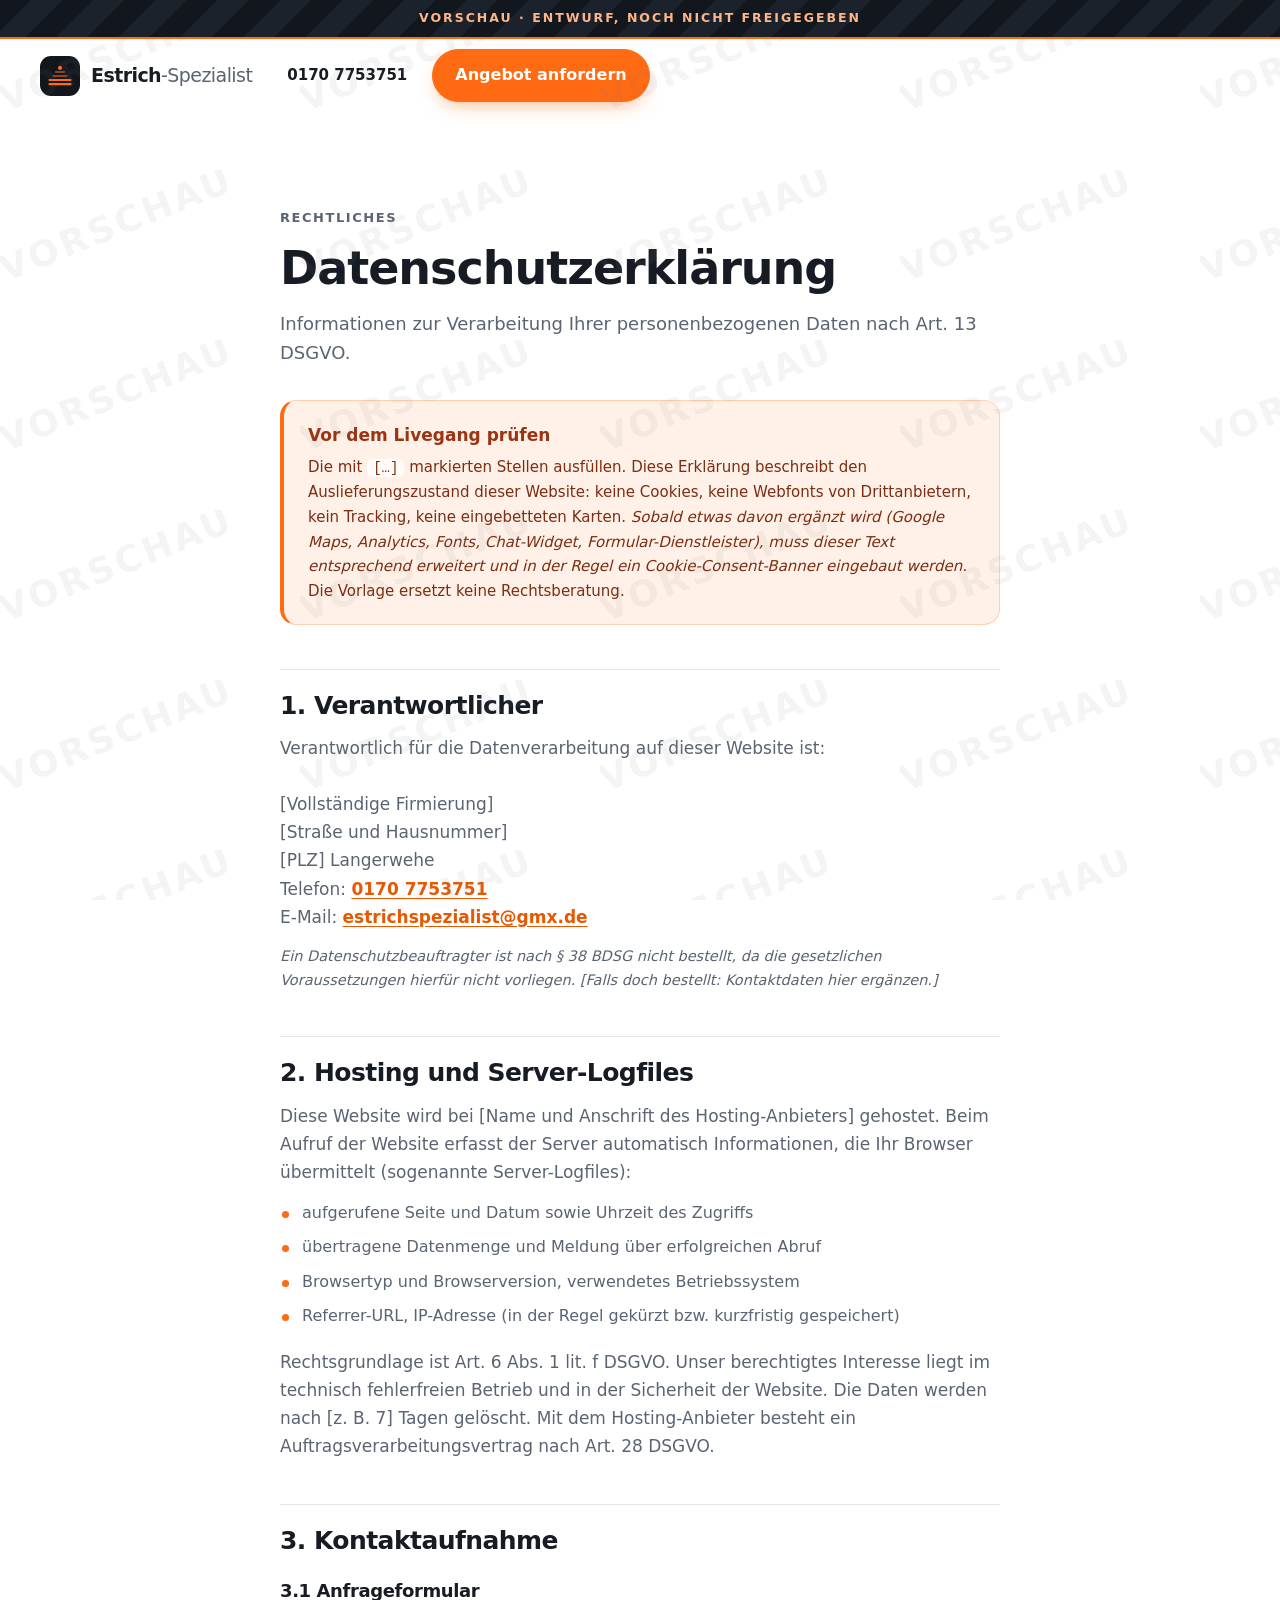
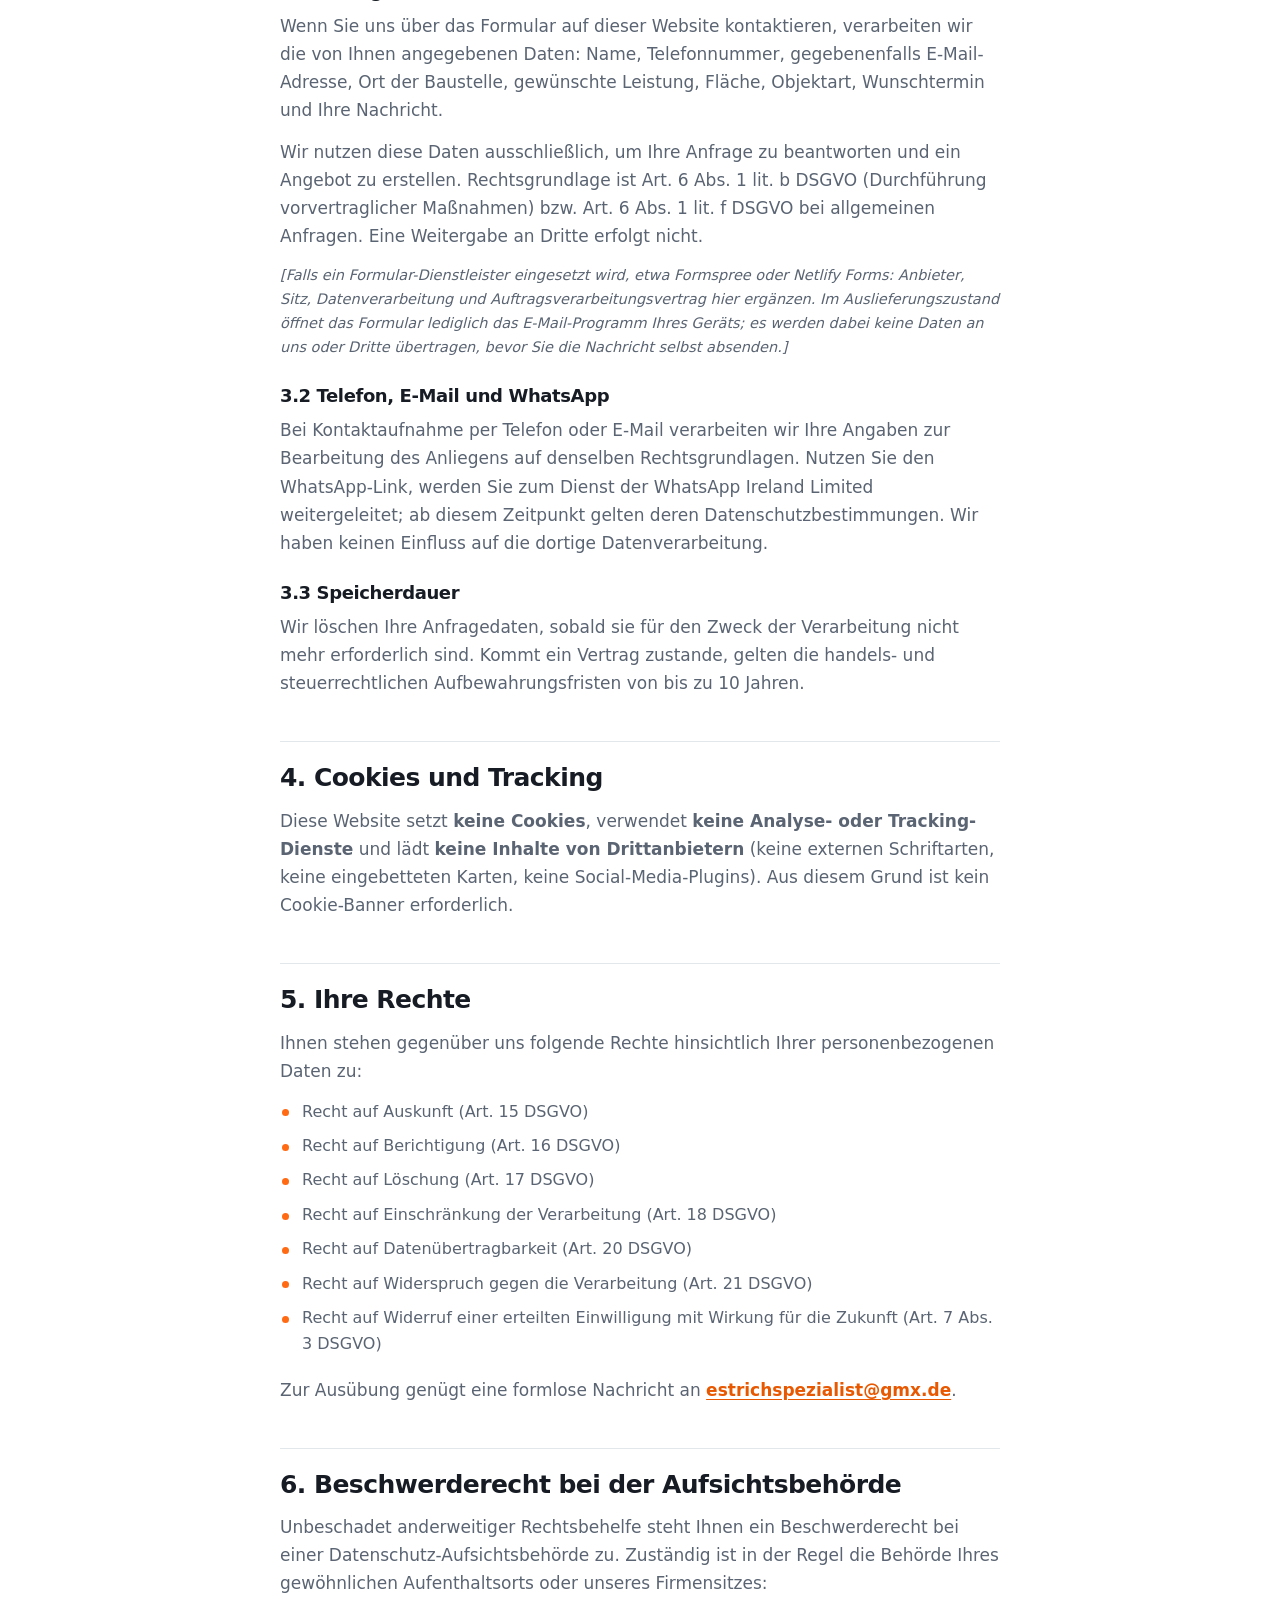
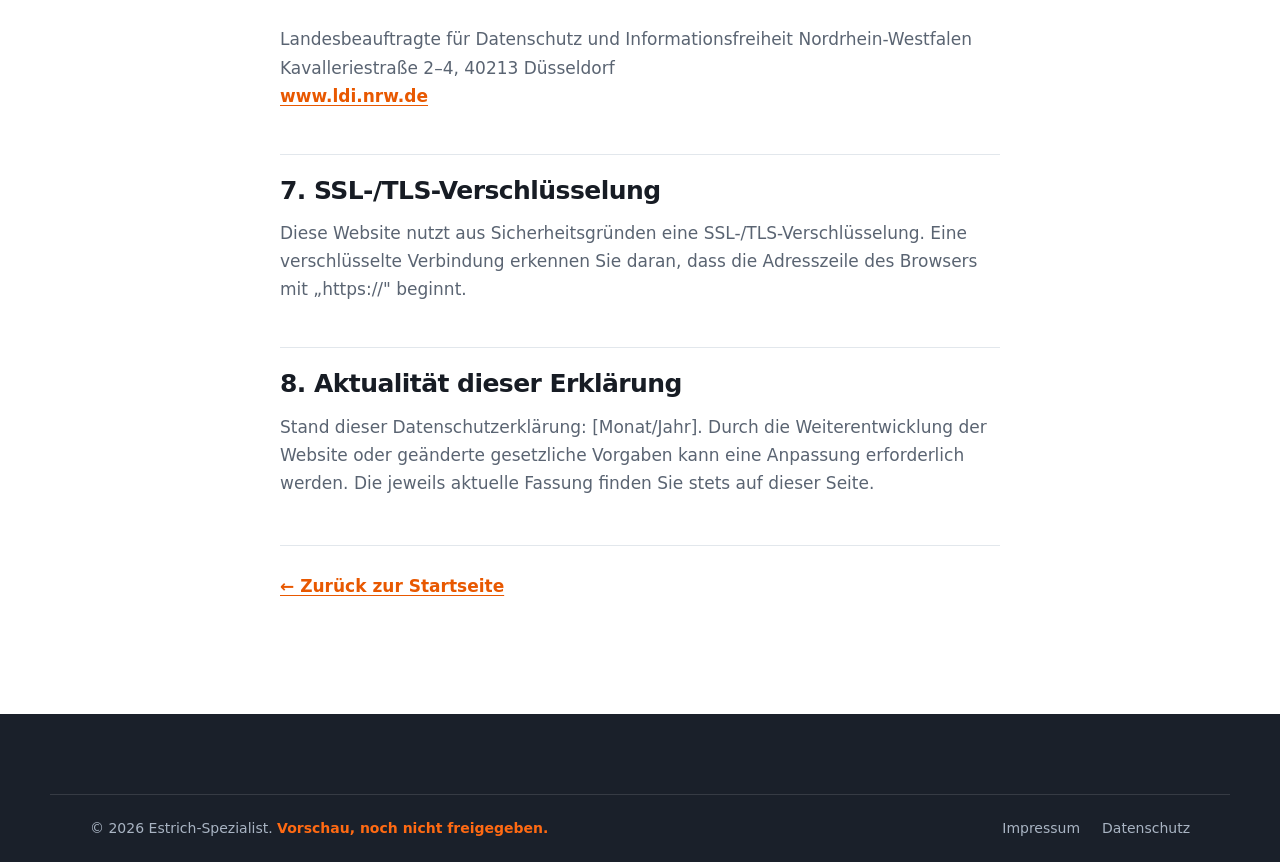
<file: datenschutz.html>
<!DOCTYPE html>
<html lang="de">
<head>
<meta charset="utf-8">
<meta name="viewport" content="width=device-width, initial-scale=1">
<title>VORSCHAU | Datenschutzerklärung | Estrich-Spezialist</title>
<meta name="description" content="Datenschutzerklärung des Estrich-Spezialist: Welche Daten wir verarbeiten und welche Rechte Sie haben.">
<meta name="robots" content="noindex, follow">
<meta name="theme-color" content="#12161d">
<link rel="icon" href="assets/img/favicon.svg?v=20260727d" type="image/svg+xml">
<link rel="stylesheet" href="assets/css/style.css?v=20260727d">
</head>
<body>

<!-- VORSCHAU-Kennzeichnung. Zum Livegang diese beiden Zeilen entfernen,
     dazu .preview-flag/.preview-mark im Stylesheet und "VORSCHAU | " im Titel. -->
<div class="preview-flag" role="status">VORSCHAU &middot; Entwurf, noch nicht freigegeben</div>
<div class="preview-mark" aria-hidden="true"></div>


<a class="skip-link" href="#main">Zum Inhalt springen</a>

<header class="site-header">
  <div class="wrap header-inner">
    <a class="brand" href="index.html" aria-label="Estrich-Spezialist, Startseite">
      <span class="brand-mark" aria-hidden="true">
        <svg viewBox="0 0 32 32" fill="none"><path d="M3 21h26M3 26h26" stroke="currentColor" stroke-width="2.5" stroke-linecap="round"/><path d="M8 16h16M11 11h10" stroke="currentColor" stroke-width="2.5" stroke-linecap="round" opacity=".55"/><circle cx="16" cy="6" r="2.5" fill="currentColor"/></svg>
      </span>
      <span class="brand-text"><strong>Estrich</strong><span>-Spezialist</span></span>
    </a>
    <div class="header-actions">
      <a class="btn btn-ghost header-tel" href="tel:+491707753751">0170 7753751</a>
      <a class="btn btn-primary header-cta" href="index.html#kontakt">Angebot anfordern</a>
    </div>
  </div>
</header>

<main id="main" class="legal">
  <div class="wrap wrap-narrow">

    <p class="kicker">Rechtliches</p>
    <h1>Datenschutzerklärung</h1>
    <p class="legal-lead">Informationen zur Verarbeitung Ihrer personenbezogenen Daten nach Art. 13 DSGVO.</p>

    <div class="todo">
      <strong>Vor dem Livegang prüfen</strong>
      <p>Die mit <code>[…]</code> markierten Stellen ausfüllen. Diese Erklärung beschreibt den
         Auslieferungszustand dieser Website: keine Cookies, keine Webfonts von Drittanbietern,
         kein Tracking, keine eingebetteten Karten. <em>Sobald etwas davon ergänzt wird
         (Google Maps, Analytics, Fonts, Chat-Widget, Formular-Dienstleister), muss dieser Text
         entsprechend erweitert und in der Regel ein Cookie-Consent-Banner eingebaut werden.</em>
         Die Vorlage ersetzt keine Rechtsberatung.</p>
    </div>

    <h2>1. Verantwortlicher</h2>
    <p>
      Verantwortlich für die Datenverarbeitung auf dieser Website ist:<br><br>
      [Vollständige Firmierung]<br>
      [Straße und Hausnummer]<br>
      [PLZ] Langerwehe<br>
      Telefon: <a href="tel:+491707753751">0170 7753751</a><br>
      E-Mail: <a href="mailto:estrichspezialist@gmx.de">estrichspezialist@gmx.de</a>
    </p>
    <p class="legal-note">
      Ein Datenschutzbeauftragter ist nach § 38 BDSG nicht bestellt, da die gesetzlichen
      Voraussetzungen hierfür nicht vorliegen. [Falls doch bestellt: Kontaktdaten hier ergänzen.]
    </p>

    <h2>2. Hosting und Server-Logfiles</h2>
    <p>
      Diese Website wird bei [Name und Anschrift des Hosting-Anbieters] gehostet. Beim Aufruf der
      Website erfasst der Server automatisch Informationen, die Ihr Browser übermittelt
      (sogenannte Server-Logfiles):
    </p>
    <ul class="legal-list">
      <li>aufgerufene Seite und Datum sowie Uhrzeit des Zugriffs</li>
      <li>übertragene Datenmenge und Meldung über erfolgreichen Abruf</li>
      <li>Browsertyp und Browserversion, verwendetes Betriebssystem</li>
      <li>Referrer-URL, IP-Adresse (in der Regel gekürzt bzw. kurzfristig gespeichert)</li>
    </ul>
    <p>
      Rechtsgrundlage ist Art. 6 Abs. 1 lit. f DSGVO. Unser berechtigtes Interesse liegt im
      technisch fehlerfreien Betrieb und in der Sicherheit der Website. Die Daten werden nach
      [z. B. 7] Tagen gelöscht. Mit dem Hosting-Anbieter besteht ein Auftragsverarbeitungsvertrag
      nach Art. 28 DSGVO.
    </p>

    <h2>3. Kontaktaufnahme</h2>
    <h3>3.1 Anfrageformular</h3>
    <p>
      Wenn Sie uns über das Formular auf dieser Website kontaktieren, verarbeiten wir die von Ihnen
      angegebenen Daten: Name, Telefonnummer, gegebenenfalls E-Mail-Adresse, Ort der Baustelle,
      gewünschte Leistung, Fläche, Objektart, Wunschtermin und Ihre Nachricht.
    </p>
    <p>
      Wir nutzen diese Daten ausschließlich, um Ihre Anfrage zu beantworten und ein Angebot zu
      erstellen. Rechtsgrundlage ist Art. 6 Abs. 1 lit. b DSGVO (Durchführung vorvertraglicher
      Maßnahmen) bzw. Art. 6 Abs. 1 lit. f DSGVO bei allgemeinen Anfragen. Eine Weitergabe an
      Dritte erfolgt nicht.
    </p>
    <p class="legal-note">
      [Falls ein Formular-Dienstleister eingesetzt wird, etwa Formspree oder Netlify Forms:
      Anbieter, Sitz, Datenverarbeitung und Auftragsverarbeitungsvertrag hier ergänzen.
      Im Auslieferungszustand öffnet das Formular lediglich das E-Mail-Programm Ihres Geräts;
      es werden dabei keine Daten an uns oder Dritte übertragen, bevor Sie die Nachricht selbst
      absenden.]
    </p>

    <h3>3.2 Telefon, E-Mail und WhatsApp</h3>
    <p>
      Bei Kontaktaufnahme per Telefon oder E-Mail verarbeiten wir Ihre Angaben zur Bearbeitung des
      Anliegens auf denselben Rechtsgrundlagen. Nutzen Sie den WhatsApp-Link, werden Sie zum Dienst
      der WhatsApp Ireland Limited weitergeleitet; ab diesem Zeitpunkt gelten deren
      Datenschutzbestimmungen. Wir haben keinen Einfluss auf die dortige Datenverarbeitung.
    </p>

    <h3>3.3 Speicherdauer</h3>
    <p>
      Wir löschen Ihre Anfragedaten, sobald sie für den Zweck der Verarbeitung nicht mehr
      erforderlich sind. Kommt ein Vertrag zustande, gelten die handels- und steuerrechtlichen
      Aufbewahrungsfristen von bis zu 10 Jahren.
    </p>

    <h2>4. Cookies und Tracking</h2>
    <p>
      Diese Website setzt <strong>keine Cookies</strong>, verwendet <strong>keine
      Analyse- oder Tracking-Dienste</strong> und lädt <strong>keine Inhalte von
      Drittanbietern</strong> (keine externen Schriftarten, keine eingebetteten Karten,
      keine Social-Media-Plugins). Aus diesem Grund ist kein Cookie-Banner erforderlich.
    </p>

    <h2>5. Ihre Rechte</h2>
    <p>Ihnen stehen gegenüber uns folgende Rechte hinsichtlich Ihrer personenbezogenen Daten zu:</p>
    <ul class="legal-list">
      <li>Recht auf Auskunft (Art. 15 DSGVO)</li>
      <li>Recht auf Berichtigung (Art. 16 DSGVO)</li>
      <li>Recht auf Löschung (Art. 17 DSGVO)</li>
      <li>Recht auf Einschränkung der Verarbeitung (Art. 18 DSGVO)</li>
      <li>Recht auf Datenübertragbarkeit (Art. 20 DSGVO)</li>
      <li>Recht auf Widerspruch gegen die Verarbeitung (Art. 21 DSGVO)</li>
      <li>Recht auf Widerruf einer erteilten Einwilligung mit Wirkung für die Zukunft (Art. 7 Abs. 3 DSGVO)</li>
    </ul>
    <p>
      Zur Ausübung genügt eine formlose Nachricht an
      <a href="mailto:estrichspezialist@gmx.de">estrichspezialist@gmx.de</a>.
    </p>

    <h2>6. Beschwerderecht bei der Aufsichtsbehörde</h2>
    <p>
      Unbeschadet anderweitiger Rechtsbehelfe steht Ihnen ein Beschwerderecht bei einer
      Datenschutz-Aufsichtsbehörde zu. Zuständig ist in der Regel die Behörde Ihres gewöhnlichen
      Aufenthaltsorts oder unseres Firmensitzes:<br><br>
      Landesbeauftragte für Datenschutz und Informationsfreiheit Nordrhein-Westfalen<br>
      Kavalleriestraße 2–4, 40213 Düsseldorf<br>
      <a href="https://www.ldi.nrw.de/" target="_blank" rel="noopener">www.ldi.nrw.de</a>
    </p>

    <h2>7. SSL-/TLS-Verschlüsselung</h2>
    <p>
      Diese Website nutzt aus Sicherheitsgründen eine SSL-/TLS-Verschlüsselung. Eine verschlüsselte
      Verbindung erkennen Sie daran, dass die Adresszeile des Browsers mit „https://" beginnt.
    </p>

    <h2>8. Aktualität dieser Erklärung</h2>
    <p>
      Stand dieser Datenschutzerklärung: [Monat/Jahr]. Durch die Weiterentwicklung der Website oder
      geänderte gesetzliche Vorgaben kann eine Anpassung erforderlich werden. Die jeweils aktuelle
      Fassung finden Sie stets auf dieser Seite.
    </p>

    <p class="legal-back"><a href="index.html">← Zurück zur Startseite</a></p>

  </div>
</main>

<footer class="site-footer">
  <div class="wrap footer-bottom">
    <p>&copy; <span id="year">2026</span> Estrich-Spezialist. <strong class="preview-note">Vorschau, noch nicht freigegeben.</strong></p>
    <nav aria-label="Rechtliches">
      <a href="impressum.html">Impressum</a>
      <a href="datenschutz.html">Datenschutz</a>
    </nav>
  </div>
</footer>

<script src="assets/js/main.js?v=20260727d" defer></script>
</body>
</html>
</file>
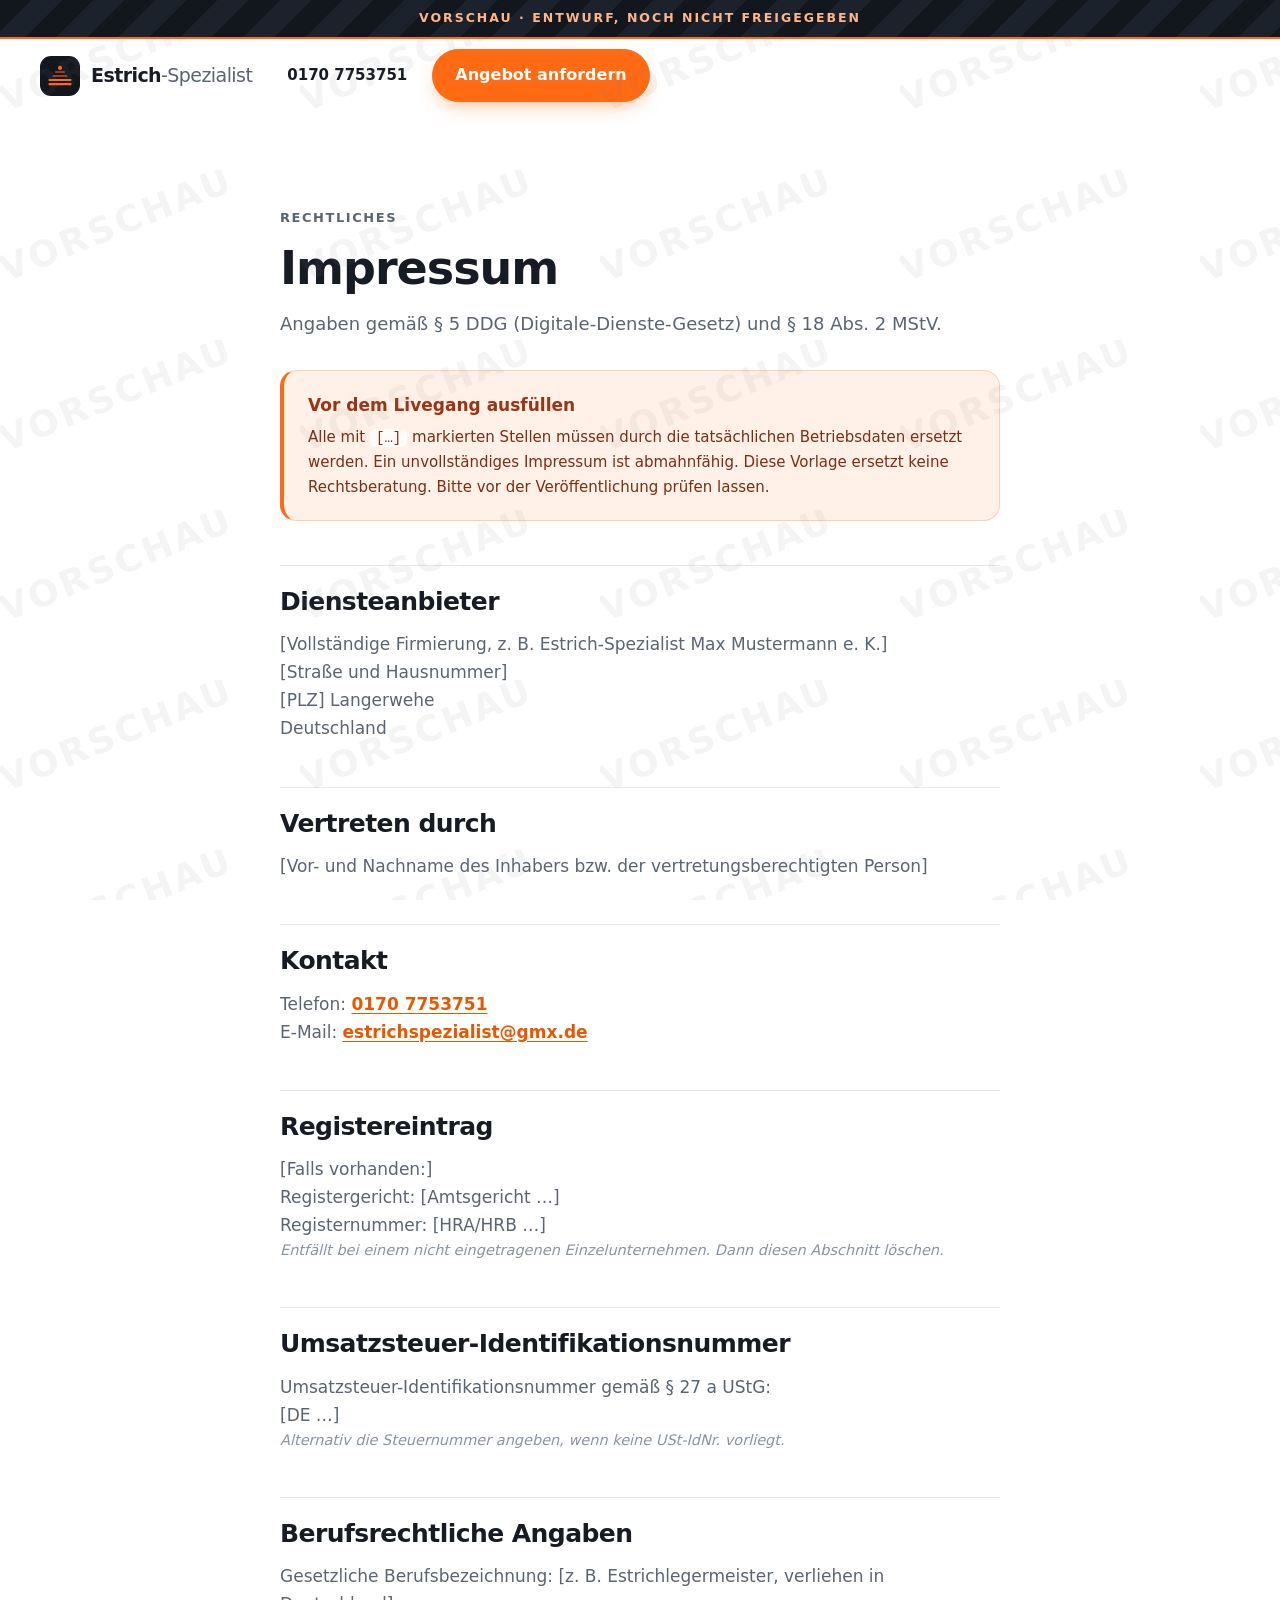
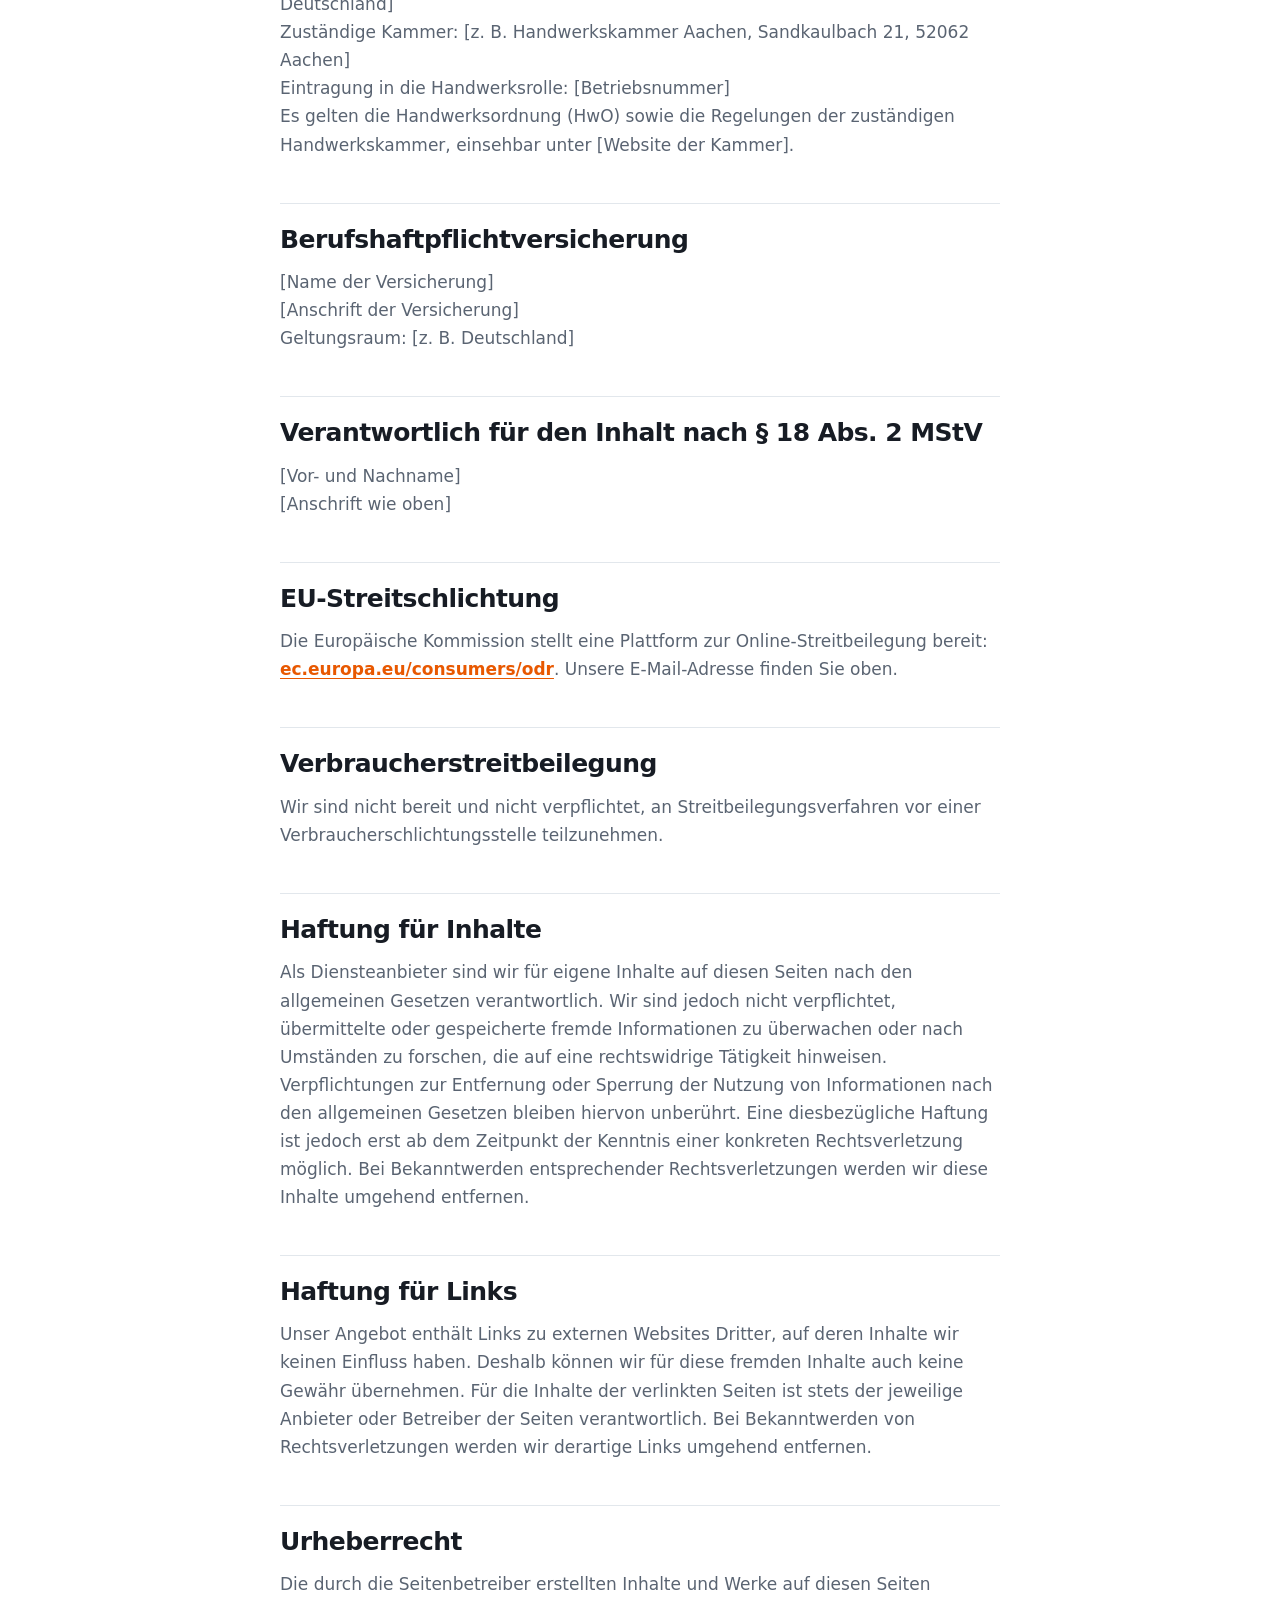
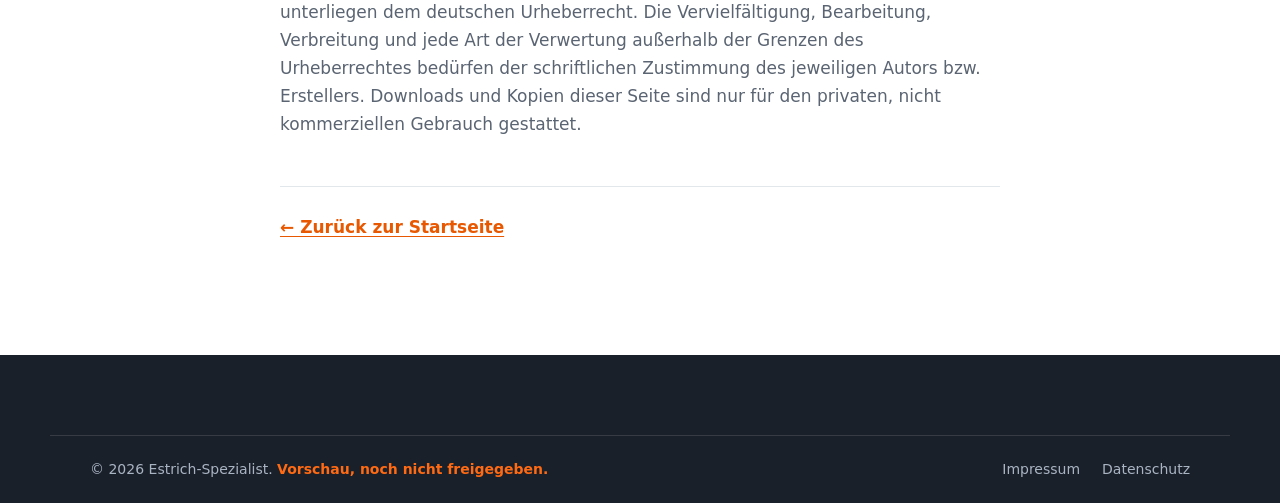
<file: impressum.html>
<!DOCTYPE html>
<html lang="de">
<head>
<meta charset="utf-8">
<meta name="viewport" content="width=device-width, initial-scale=1">
<title>VORSCHAU | Impressum | Estrich-Spezialist</title>
<meta name="description" content="Impressum und Anbieterkennzeichnung des Estrich-Spezialist.">
<meta name="robots" content="noindex, follow">
<meta name="theme-color" content="#12161d">
<link rel="icon" href="assets/img/favicon.svg?v=20260727d" type="image/svg+xml">
<link rel="stylesheet" href="assets/css/style.css?v=20260727d">
</head>
<body>

<!-- VORSCHAU-Kennzeichnung. Zum Livegang diese beiden Zeilen entfernen,
     dazu .preview-flag/.preview-mark im Stylesheet und "VORSCHAU | " im Titel. -->
<div class="preview-flag" role="status">VORSCHAU &middot; Entwurf, noch nicht freigegeben</div>
<div class="preview-mark" aria-hidden="true"></div>


<a class="skip-link" href="#main">Zum Inhalt springen</a>

<header class="site-header">
  <div class="wrap header-inner">
    <a class="brand" href="index.html" aria-label="Estrich-Spezialist, Startseite">
      <span class="brand-mark" aria-hidden="true">
        <svg viewBox="0 0 32 32" fill="none"><path d="M3 21h26M3 26h26" stroke="currentColor" stroke-width="2.5" stroke-linecap="round"/><path d="M8 16h16M11 11h10" stroke="currentColor" stroke-width="2.5" stroke-linecap="round" opacity=".55"/><circle cx="16" cy="6" r="2.5" fill="currentColor"/></svg>
      </span>
      <span class="brand-text"><strong>Estrich</strong><span>-Spezialist</span></span>
    </a>
    <div class="header-actions">
      <a class="btn btn-ghost header-tel" href="tel:+491707753751">0170 7753751</a>
      <a class="btn btn-primary header-cta" href="index.html#kontakt">Angebot anfordern</a>
    </div>
  </div>
</header>

<main id="main" class="legal">
  <div class="wrap wrap-narrow">

    <p class="kicker">Rechtliches</p>
    <h1>Impressum</h1>
    <p class="legal-lead">Angaben gemäß § 5 DDG (Digitale-Dienste-Gesetz) und § 18 Abs. 2 MStV.</p>

    <div class="todo">
      <strong>Vor dem Livegang ausfüllen</strong>
      <p>Alle mit <code>[…]</code> markierten Stellen müssen durch die tatsächlichen Betriebsdaten
         ersetzt werden. Ein unvollständiges Impressum ist abmahnfähig. Diese Vorlage ersetzt keine
         Rechtsberatung. Bitte vor der Veröffentlichung prüfen lassen.</p>
    </div>

    <h2>Diensteanbieter</h2>
    <p>
      [Vollständige Firmierung, z. B. Estrich-Spezialist Max Mustermann e. K.]<br>
      [Straße und Hausnummer]<br>
      [PLZ] Langerwehe<br>
      Deutschland
    </p>

    <h2>Vertreten durch</h2>
    <p>[Vor- und Nachname des Inhabers bzw. der vertretungsberechtigten Person]</p>

    <h2>Kontakt</h2>
    <p>
      Telefon: <a href="tel:+491707753751">0170 7753751</a><br>
      E-Mail: <a href="mailto:estrichspezialist@gmx.de">estrichspezialist@gmx.de</a>
    </p>

    <h2>Registereintrag</h2>
    <p>
      [Falls vorhanden:]<br>
      Registergericht: [Amtsgericht …]<br>
      Registernummer: [HRA/HRB …]<br>
      <span class="legal-note">Entfällt bei einem nicht eingetragenen Einzelunternehmen. Dann diesen Abschnitt löschen.</span>
    </p>

    <h2>Umsatzsteuer-Identifikationsnummer</h2>
    <p>
      Umsatzsteuer-Identifikationsnummer gemäß § 27 a UStG:<br>
      [DE …]<br>
      <span class="legal-note">Alternativ die Steuernummer angeben, wenn keine USt-IdNr. vorliegt.</span>
    </p>

    <h2>Berufsrechtliche Angaben</h2>
    <p>
      Gesetzliche Berufsbezeichnung: [z. B. Estrichlegermeister, verliehen in Deutschland]<br>
      Zuständige Kammer: [z. B. Handwerkskammer Aachen, Sandkaulbach 21, 52062 Aachen]<br>
      Eintragung in die Handwerksrolle: [Betriebsnummer]<br>
      Es gelten die Handwerksordnung (HwO) sowie die Regelungen der zuständigen Handwerkskammer,
      einsehbar unter [Website der Kammer].
    </p>

    <h2>Berufshaftpflichtversicherung</h2>
    <p>
      [Name der Versicherung]<br>
      [Anschrift der Versicherung]<br>
      Geltungsraum: [z. B. Deutschland]
    </p>

    <h2>Verantwortlich für den Inhalt nach § 18 Abs. 2 MStV</h2>
    <p>
      [Vor- und Nachname]<br>
      [Anschrift wie oben]
    </p>

    <h2>EU-Streitschlichtung</h2>
    <p>
      Die Europäische Kommission stellt eine Plattform zur Online-Streitbeilegung bereit:
      <a href="https://ec.europa.eu/consumers/odr/" target="_blank" rel="noopener">ec.europa.eu/consumers/odr</a>.
      Unsere E-Mail-Adresse finden Sie oben.
    </p>

    <h2>Verbraucherstreitbeilegung</h2>
    <p>
      Wir sind nicht bereit und nicht verpflichtet, an Streitbeilegungsverfahren vor einer
      Verbraucherschlichtungsstelle teilzunehmen.
    </p>

    <h2>Haftung für Inhalte</h2>
    <p>
      Als Diensteanbieter sind wir für eigene Inhalte auf diesen Seiten nach den allgemeinen
      Gesetzen verantwortlich. Wir sind jedoch nicht verpflichtet, übermittelte oder gespeicherte
      fremde Informationen zu überwachen oder nach Umständen zu forschen, die auf eine rechtswidrige
      Tätigkeit hinweisen. Verpflichtungen zur Entfernung oder Sperrung der Nutzung von Informationen
      nach den allgemeinen Gesetzen bleiben hiervon unberührt. Eine diesbezügliche Haftung ist
      jedoch erst ab dem Zeitpunkt der Kenntnis einer konkreten Rechtsverletzung möglich. Bei
      Bekanntwerden entsprechender Rechtsverletzungen werden wir diese Inhalte umgehend entfernen.
    </p>

    <h2>Haftung für Links</h2>
    <p>
      Unser Angebot enthält Links zu externen Websites Dritter, auf deren Inhalte wir keinen
      Einfluss haben. Deshalb können wir für diese fremden Inhalte auch keine Gewähr übernehmen.
      Für die Inhalte der verlinkten Seiten ist stets der jeweilige Anbieter oder Betreiber der
      Seiten verantwortlich. Bei Bekanntwerden von Rechtsverletzungen werden wir derartige Links
      umgehend entfernen.
    </p>

    <h2>Urheberrecht</h2>
    <p>
      Die durch die Seitenbetreiber erstellten Inhalte und Werke auf diesen Seiten unterliegen dem
      deutschen Urheberrecht. Die Vervielfältigung, Bearbeitung, Verbreitung und jede Art der Verwertung außerhalb der Grenzen des Urheberrechtes bedürfen der schriftlichen Zustimmung des
      jeweiligen Autors bzw. Erstellers. Downloads und Kopien dieser Seite sind nur für den privaten,
      nicht kommerziellen Gebrauch gestattet.
    </p>

    <p class="legal-back"><a href="index.html">← Zurück zur Startseite</a></p>

  </div>
</main>

<footer class="site-footer">
  <div class="wrap footer-bottom">
    <p>&copy; <span id="year">2026</span> Estrich-Spezialist. <strong class="preview-note">Vorschau, noch nicht freigegeben.</strong></p>
    <nav aria-label="Rechtliches">
      <a href="impressum.html">Impressum</a>
      <a href="datenschutz.html">Datenschutz</a>
    </nav>
  </div>
</footer>

<script src="assets/js/main.js?v=20260727d" defer></script>
</body>
</html>
</file>
<file: assets/css/style.css>
/* ═══════════════════════════════════════════════════════════
   Estrich-Spezialist — Stylesheet
   Keine Frameworks, keine externen Requests, keine Webfonts.
   ═══════════════════════════════════════════════════════════ */

/* ── Tokens ───────────────────────────────────────────────── */
:root {
  --ink:        #12161d;
  --ink-2:      #1a202a;
  --ink-3:      #2a323f;
  --paper:      #ffffff;
  --tint:       #f4f6f8;
  --tint-2:     #e9edf1;

  --accent:     #ff6a13;
  --accent-600: #e85800;
  --accent-100: #fff1e7;
  --whatsapp:   #25d366;

  --text:       #171c24;
  --text-soft:  #5a6472;
  --text-dim:   #8a94a3;
  --on-dark:    #f3f5f8;
  --on-dark-soft: #a9b4c3;

  --line:       #e2e7ec;
  --line-dark:  rgba(255,255,255,.12);

  --r-sm: 10px;
  --r:    16px;
  --r-lg: 24px;

  --shadow:    0 1px 2px rgba(16,24,40,.04), 0 8px 24px -12px rgba(16,24,40,.14);
  --shadow-lg: 0 2px 4px rgba(16,24,40,.04), 0 24px 48px -20px rgba(16,24,40,.24);

  --wrap: 1180px;
  --pad:  clamp(20px, 5vw, 40px);

  --font: ui-sans-serif, system-ui, -apple-system, "Segoe UI", Roboto,
          "Helvetica Neue", Arial, "Noto Sans", sans-serif;

  --ease: cubic-bezier(.2,.7,.3,1);
}

/* ── Reset ────────────────────────────────────────────────── */
*, *::before, *::after { box-sizing: border-box; }

html { -webkit-text-size-adjust: 100%; scroll-behavior: smooth; scroll-padding-top: 88px; }
@media (prefers-reduced-motion: reduce) {
  html { scroll-behavior: auto; }
  *, *::before, *::after { animation-duration: .01ms !important; transition-duration: .01ms !important; }
}

body {
  margin: 0;
  font-family: var(--font);
  font-size: 17px;
  line-height: 1.65;
  color: var(--text);
  background: var(--paper);
  -webkit-font-smoothing: antialiased;
  overflow-x: hidden;
}

img, svg { max-width: 100%; display: block; }
h1, h2, h3, h4 { margin: 0; line-height: 1.14; letter-spacing: -.022em; font-weight: 700; }
p { margin: 0; }
ul, ol, dl, dd { margin: 0; padding: 0; }
li { list-style: none; }
a { color: inherit; }
button, input, select, textarea { font: inherit; color: inherit; }

:focus-visible {
  outline: 3px solid var(--accent);
  outline-offset: 3px;
  border-radius: 4px;
}

.skip-link {
  position: absolute; left: 12px; top: -100px; z-index: 999;
  background: var(--ink); color: #fff; padding: 12px 18px;
  border-radius: var(--r-sm); font-weight: 600; text-decoration: none;
  transition: top .2s var(--ease);
}
.skip-link:focus { top: 12px; }

/* ── Layout ───────────────────────────────────────────────── */
.wrap { width: 100%; max-width: var(--wrap); margin-inline: auto; padding-inline: var(--pad); }
.wrap-narrow { max-width: 800px; }

.section { padding: clamp(64px, 9vw, 116px) 0; }

.section-tint { background: var(--tint); }

.section-dark {
  background:
    radial-gradient(900px 420px at 12% -10%, rgba(255,106,19,.14), transparent 60%),
    var(--ink);
  color: var(--on-dark);
}
.section-dark h2, .section-dark h3 { color: #fff; }
.section-dark .section-lead, .section-dark p { color: var(--on-dark-soft); }

.section-head { max-width: 720px; margin-bottom: clamp(36px, 5vw, 56px); }

.kicker {
  display: inline-block;
  font-size: 13px; font-weight: 700; letter-spacing: .12em; text-transform: uppercase;
  color: var(--accent); margin-bottom: 14px;
}

.section-head h2 { font-size: clamp(28px, 4.2vw, 44px); margin-bottom: 16px; }

.section-lead { font-size: clamp(17px, 1.6vw, 19px); color: var(--text-soft); }

.section-foot { margin-top: 32px; color: var(--text-soft); }
.section-foot a { color: var(--accent-600); font-weight: 600; text-underline-offset: 3px; }

/* ── Buttons ──────────────────────────────────────────────── */
.btn {
  --btn-bg: transparent; --btn-fg: var(--text); --btn-bd: transparent;
  display: inline-flex; align-items: center; justify-content: center; gap: 10px;
  min-height: 48px; padding: 12px 22px;
  background: var(--btn-bg); color: var(--btn-fg);
  border: 1.5px solid var(--btn-bd); border-radius: 999px;
  font-weight: 650; font-size: 16px; text-decoration: none; white-space: nowrap;
  cursor: pointer;
  transition: transform .18s var(--ease), background .18s var(--ease),
              border-color .18s var(--ease), box-shadow .18s var(--ease), color .18s var(--ease);
}
.btn:hover { transform: translateY(-2px); }
.btn:active { transform: translateY(0); }

.btn-primary {
  --btn-bg: var(--accent); --btn-fg: #fff; --btn-bd: var(--accent);
  box-shadow: 0 8px 20px -8px rgba(255,106,19,.6);
}
.btn-primary:hover { --btn-bg: var(--accent-600); --btn-bd: var(--accent-600); box-shadow: 0 12px 26px -8px rgba(255,106,19,.68); }

.btn-outline { --btn-fg: var(--text); --btn-bd: var(--line); --btn-bg: var(--paper); }
.btn-outline:hover { --btn-bd: var(--ink); }

.btn-ghost { --btn-fg: var(--text); padding-inline: 14px; }
.btn-ghost:hover { --btn-bg: var(--tint); }

.btn-whatsapp { --btn-bg: var(--whatsapp); --btn-fg: #06341a; --btn-bd: var(--whatsapp); }
.btn-whatsapp:hover { filter: brightness(1.06); }

.btn-lg { min-height: 56px; padding: 14px 28px; font-size: 17px; }
.btn-block { width: 100%; }

.ico { width: 20px; height: 20px; flex: none; }
.ico-check { width: 22px; height: 22px; flex: none; color: var(--accent); }

/* ── Header ───────────────────────────────────────────────── */
.site-header {
  position: sticky; top: 0; z-index: 100;
  background: rgba(255,255,255,.86);
  backdrop-filter: saturate(180%) blur(14px);
  -webkit-backdrop-filter: saturate(180%) blur(14px);
  border-bottom: 1px solid transparent;
  transition: border-color .25s var(--ease), box-shadow .25s var(--ease);
}
.site-header.is-stuck { border-bottom-color: var(--line); box-shadow: 0 6px 24px -18px rgba(16,24,40,.5); }

/* Der Header darf etwas breiter laufen als der Textkörper — sonst reicht der
   Platz neben Telefonnummer und CTA nicht für die Navigation. */
.header-inner { display: flex; align-items: center; gap: 20px; min-height: 74px; max-width: 1280px; }

.brand { display: inline-flex; align-items: center; gap: 11px; text-decoration: none; flex: none; }
.brand-mark {
  width: 40px; height: 40px; display: grid; place-items: center;
  background: var(--ink); color: var(--accent); border-radius: 11px;
}
.brand-mark svg { width: 26px; height: 26px; }
.brand-text { font-size: 19px; letter-spacing: -.03em; line-height: 1; }
.brand-text strong { font-weight: 800; }
.brand-text span { font-weight: 500; color: var(--text-soft); }

.site-nav { display: flex; gap: 2px; margin-left: auto; flex: none; }
/* Sieben Punkte passen im Header nicht neben Telefonnummer und CTA. Diese
   beiden erscheinen daher nur im aufgeklappten Mobilmenü und im Footer. */
.site-nav .nav-wide { display: none; }
.site-nav a {
  padding: 9px 11px; border-radius: 999px; text-decoration: none;
  font-size: 15px; font-weight: 550; color: var(--text-soft); white-space: nowrap;
  transition: color .16s var(--ease), background .16s var(--ease);
}
.site-nav a:hover { color: var(--text); background: var(--tint); }
.site-nav a.is-active { color: var(--accent-600); background: var(--accent-100); }

.header-actions { display: flex; align-items: center; gap: 10px; flex: none; }
.header-tel { font-size: 15px; font-weight: 700; }

.nav-toggle {
  display: none; width: 46px; height: 46px; padding: 0;
  background: var(--tint); border: 1px solid var(--line); border-radius: 12px;
  cursor: pointer; flex-direction: column; align-items: center; justify-content: center; gap: 5px;
}
.nav-toggle span {
  display: block; width: 20px; height: 2px; background: var(--text); border-radius: 2px;
  transition: transform .22s var(--ease), opacity .18s var(--ease);
}
.nav-toggle[aria-expanded="true"] span:nth-child(1) { transform: translateY(7px) rotate(45deg); }
.nav-toggle[aria-expanded="true"] span:nth-child(2) { opacity: 0; }
.nav-toggle[aria-expanded="true"] span:nth-child(3) { transform: translateY(-7px) rotate(-45deg); }

/* ── Hero ─────────────────────────────────────────────────── */
.hero { position: relative; overflow: hidden; background: var(--ink); color: var(--on-dark); }

.hero-bg { position: absolute; inset: 0; }
.hero-bg::before {
  content: ""; position: absolute; inset: 0;
  background:
    radial-gradient(1000px 520px at 78% 8%,  rgba(255,106,19,.30), transparent 62%),
    radial-gradient(760px 480px at 8% 96%,   rgba(90,120,170,.24), transparent 60%);
}
/* Beton-Schraffur */
.hero-bg::after {
  content: ""; position: absolute; inset: 0; opacity: .16;
  background-image:
    repeating-linear-gradient(115deg, rgba(255,255,255,.10) 0 1px, transparent 1px 34px),
    repeating-linear-gradient(  0deg, rgba(255,255,255,.05) 0 1px, transparent 1px 96px);
  mask-image: linear-gradient(to bottom, #000 0%, transparent 88%);
  -webkit-mask-image: linear-gradient(to bottom, #000 0%, transparent 88%);
}

.hero-inner {
  position: relative;
  padding-block: clamp(72px, 11vw, 132px) clamp(64px, 8vw, 96px);
  max-width: 980px;
}

.eyebrow {
  display: inline-flex; align-items: center; gap: 10px;
  padding: 8px 16px 8px 12px; margin-bottom: 26px;
  background: rgba(255,255,255,.07); border: 1px solid var(--line-dark);
  border-radius: 999px; font-size: 14px; font-weight: 550; color: var(--on-dark-soft);
}
.eyebrow .dot {
  width: 8px; height: 8px; border-radius: 50%; background: var(--accent); flex: none;
  box-shadow: 0 0 0 4px rgba(255,106,19,.2);
}

.hero h1 {
  font-size: clamp(36px, 6.6vw, 68px);
  letter-spacing: -.032em; color: #fff; margin-bottom: 22px;
}
.hero h1 em {
  font-style: normal;
  background: linear-gradient(96deg, var(--accent) 10%, #ffab6b 90%);
  -webkit-background-clip: text; background-clip: text; color: transparent;
}

.hero-lead {
  font-size: clamp(17px, 1.9vw, 20.5px); color: var(--on-dark-soft);
  max-width: 660px; margin-bottom: 34px;
}

.hero-cta { display: flex; flex-wrap: wrap; gap: 12px; margin-bottom: 44px; }
.hero .btn-outline { --btn-bg: transparent; --btn-fg: #fff; --btn-bd: rgba(255,255,255,.28); }
.hero .btn-outline:hover { --btn-bg: rgba(255,255,255,.09); --btn-bd: rgba(255,255,255,.5); }

.hero-chips { display: flex; flex-wrap: wrap; gap: 10px; }
.hero-chips li {
  display: inline-flex; align-items: center; gap: 8px;
  padding: 10px 18px; border-radius: 999px;
  background: rgba(255,255,255,.06); border: 1px solid var(--line-dark);
  font-size: 14.5px; color: var(--on-dark-soft);
}
.hero-chips strong { color: #fff; font-weight: 700; }
.hero-chips .muted { color: var(--text-dim); }

.stars { color: #ffb020; letter-spacing: 1.5px; font-size: 14px; }
.stars-lg { font-size: 26px; letter-spacing: 3px; }

/* ── Fakten ───────────────────────────────────────────────── */
.facts { background: var(--ink-2); border-top: 1px solid var(--line-dark); color: var(--on-dark); }
.facts-grid {
  display: grid; grid-template-columns: repeat(4, 1fr);
  padding-block: 34px;
}
.fact { text-align: center; padding-inline: 12px; }
.fact + .fact { border-left: 1px solid var(--line-dark); }
.fact b {
  display: block; font-size: clamp(24px, 3.4vw, 36px); font-weight: 800;
  letter-spacing: -.03em; color: #fff; line-height: 1.1;
}
.fact span { font-size: 14px; color: var(--on-dark-soft); }

/* ── Leistungskarten ──────────────────────────────────────── */
.cards {
  display: grid; gap: 20px;
  grid-template-columns: repeat(auto-fit, minmax(300px, 1fr));
}

.card {
  position: relative;
  padding: 30px 28px 26px;
  background: var(--paper);
  border: 1px solid var(--line); border-radius: var(--r-lg);
  box-shadow: var(--shadow);
  transition: transform .25s var(--ease), box-shadow .25s var(--ease), border-color .25s var(--ease);
}
.card:hover { transform: translateY(-4px); box-shadow: var(--shadow-lg); border-color: #d3dae1; }

.card-ico {
  display: grid; place-items: center; width: 52px; height: 52px; margin-bottom: 20px;
  background: var(--tint); color: var(--ink); border-radius: 14px;
}
.card-ico svg { width: 28px; height: 28px; }

.card h3 { font-size: 21px; margin-bottom: 10px; }
.card > p { color: var(--text-soft); font-size: 16px; margin-bottom: 20px; }

.spec { border-top: 1px solid var(--line); padding-top: 14px; }
.spec > div { display: flex; justify-content: space-between; gap: 14px; padding: 5px 0; font-size: 14.5px; }
.spec dt { color: var(--text-dim); flex: none; }
.spec dd { color: var(--text); font-weight: 600; text-align: right; }

/* ── Warum ────────────────────────────────────────────────── */
.why-grid {
  display: grid; gap: 20px;
  grid-template-columns: repeat(auto-fit, minmax(260px, 1fr));
  margin-bottom: 52px;
}
.why {
  padding: 28px 26px;
  background: rgba(255,255,255,.045);
  border: 1px solid var(--line-dark); border-radius: var(--r-lg);
  transition: background .25s var(--ease), border-color .25s var(--ease);
}
.why:hover { background: rgba(255,255,255,.075); border-color: rgba(255,255,255,.2); }
.why-num {
  display: block; font-size: 14px; font-weight: 800; letter-spacing: .1em;
  color: var(--accent); margin-bottom: 16px;
}
.why h3 { font-size: 19.5px; margin-bottom: 10px; }
.why p { font-size: 15.5px; }

.promise {
  display: grid; gap: 8px 32px;
  grid-template-columns: repeat(auto-fit, minmax(280px, 1fr));
  padding-top: 40px; border-top: 1px solid var(--line-dark);
}
.promise-item { display: flex; gap: 14px; padding: 12px 0; }
.promise-item strong { display: block; color: #fff; font-weight: 650; font-size: 16px; }
.promise-item span { display: block; font-size: 14.5px; color: var(--on-dark-soft); line-height: 1.5; }

/* ── Ablauf ───────────────────────────────────────────────── */
.steps {
  display: grid; gap: 22px;
  grid-template-columns: repeat(auto-fit, minmax(240px, 1fr));
  counter-reset: step;
}
.step { position: relative; padding-top: 28px; }
.step::before {
  content: ""; position: absolute; top: 0; left: 0; right: 0; height: 3px;
  background: var(--line); border-radius: 2px;
}
.step:first-child::before { background: var(--accent); }
.step-num {
  display: grid; place-items: center; width: 40px; height: 40px; margin-bottom: 16px;
  background: var(--ink); color: #fff; border-radius: 12px;
  font-weight: 800; font-size: 17px;
}
.step h3 { font-size: 20px; margin-bottom: 9px; }
.step p { color: var(--text-soft); font-size: 15.5px; }

/* Grid- und Flex-Kinder duerfen unter ihre Inhaltsbreite schrumpfen —
   sonst sprengen lange <option>-Texte auf Mobil das Layout. */
.gebiet-inner > *, .kontakt-inner > *, .form .row > *, .field > * { min-width: 0; }

/* ── Formularfelder (global) ──────────────────────────────── */
.field { display: grid; gap: 7px; }
.field > label { font-size: 14.5px; font-weight: 650; }
.field .hint { font-size: 13px; color: var(--text-dim); line-height: 1.5; }

input[type="text"], input[type="tel"], input[type="email"],
input[type="number"], input[type="date"], select, textarea {
  width: 100%; padding: 13px 15px;
  background: var(--paper); color: var(--text);
  border: 1.5px solid var(--line); border-radius: 12px;
  transition: border-color .16s var(--ease), box-shadow .16s var(--ease);
  font-size: 16px;
}
textarea { resize: vertical; min-height: 110px; }
select {
  appearance: none; cursor: pointer; padding-right: 42px;
  background-image: url("data:image/svg+xml,%3Csvg xmlns='http://www.w3.org/2000/svg' viewBox='0 0 24 24' fill='none' stroke='%235a6472' stroke-width='2.2' stroke-linecap='round'%3E%3Cpath d='M6 9l6 6 6-6'/%3E%3C/svg%3E");
  background-repeat: no-repeat; background-position: right 14px center; background-size: 18px;
}
input:focus, select:focus, textarea:focus {
  outline: none; border-color: var(--accent);
  box-shadow: 0 0 0 4px rgba(255,106,19,.16);
}
input[aria-invalid="true"], select[aria-invalid="true"], textarea[aria-invalid="true"] {
  border-color: #d92d20; box-shadow: 0 0 0 4px rgba(217,45,32,.12);
}

input[type="range"] {
  -webkit-appearance: none; appearance: none;
  width: 100%; height: 6px; padding: 0; margin: 10px 0;
  background: var(--tint-2); border: 0; border-radius: 999px; cursor: pointer;
}
input[type="range"]::-webkit-slider-thumb {
  -webkit-appearance: none; appearance: none;
  width: 26px; height: 26px; border-radius: 50%;
  background: var(--accent); border: 4px solid #fff;
  box-shadow: 0 2px 8px rgba(16,24,40,.28); cursor: grab;
}
input[type="range"]::-moz-range-thumb {
  width: 22px; height: 22px; border-radius: 50%;
  background: var(--accent); border: 4px solid #fff;
  box-shadow: 0 2px 8px rgba(16,24,40,.28); cursor: grab;
}

.err { font-size: 13.5px; color: #d92d20; min-height: 0; }
.err:empty { display: none; }
.req { color: var(--accent-600); }

/* ── Bewertungen ──────────────────────────────────────────── */
.rating-summary { display: flex; align-items: center; gap: 14px; flex-wrap: wrap; margin-top: 18px; }
.rating-summary p { color: var(--text-soft); }
.rating-summary strong { color: var(--text); }

.reviews { columns: 3; column-gap: 20px; }
@media (max-width: 900px) { .reviews { columns: 2; } }
@media (max-width: 620px) { .reviews { columns: 1; } }

.review {
  break-inside: avoid; margin: 0 0 20px;
  padding: 26px 26px 22px;
  background: var(--paper); border: 1px solid var(--line);
  border-radius: var(--r-lg); box-shadow: var(--shadow);
}
.review .stars { display: block; margin-bottom: 14px; }
.review p { font-size: 16px; color: var(--text); margin-bottom: 18px; }
.review footer { display: flex; flex-direction: column; gap: 2px; padding-top: 14px; border-top: 1px solid var(--line); }
.review cite { font-style: normal; font-weight: 650; font-size: 15px; }
.review footer span { font-size: 13px; color: var(--text-dim); }

/* ── Galerie ──────────────────────────────────────────────── */
.gallery {
  display: grid; gap: 16px;
  /* Die Fotos stammen aus dem Google-Profil und sind nur rund 140 px breit.
     Feste Spaltenzahl statt auto-fit und eine Maximalbreite halten die
     Kacheln bei etwa 190 px — darueber wuerde die Hochrechnung sichtbar.
     Sobald die Originale vorliegen, darf max-width raus. */
  grid-template-columns: repeat(2, 1fr);
  max-width: 840px;
}
@media (min-width: 700px) {
  .gallery { grid-template-columns: repeat(4, 1fr); }
}
.shot { margin: 0; }
.shot img {
  display: block; width: 100%; height: auto; aspect-ratio: 4 / 3;
  border-radius: var(--r); border: 1px solid var(--line);
  object-fit: cover; background: var(--ink-3);
  box-shadow: var(--shadow);
}
.shot figcaption { margin-top: 10px; font-size: 13.5px; line-height: 1.45; color: var(--text-soft); }

/* ── Einsatzgebiet ────────────────────────────────────────── */
.gebiet-inner {
  display: grid; gap: 40px;
  grid-template-columns: 1.25fr .75fr; align-items: start;
}
.gebiet-inner h2 { font-size: clamp(28px, 4.2vw, 44px); margin-bottom: 16px; }

.places {
  display: flex; flex-wrap: wrap; gap: 9px; margin-top: 28px;
}
.places li {
  padding: 8px 16px; background: var(--tint); border: 1px solid var(--line);
  border-radius: 999px; font-size: 14.5px; font-weight: 550; color: var(--text-soft);
}

.contact-card {
  display: grid; gap: 12px;
  padding: 32px 28px;
  background: var(--paper); border: 1px solid var(--line);
  border-radius: var(--r-lg); box-shadow: var(--shadow-lg);
}
.contact-card h3 { font-size: 23px; }
.contact-card > p { color: var(--text-soft); font-size: 15.5px; margin-bottom: 6px; }

.contact-meta { margin-top: 10px; padding-top: 18px; border-top: 1px solid var(--line); display: grid; gap: 14px; }
.contact-meta dt { font-size: 13px; font-weight: 700; letter-spacing: .06em; text-transform: uppercase; color: var(--text-dim); margin-bottom: 3px; }
.contact-meta dd { font-size: 15px; }

/* ── FAQ ──────────────────────────────────────────────────── */
.faq { display: grid; gap: 12px; }
.faq details {
  background: var(--paper); border: 1px solid var(--line);
  border-radius: var(--r); overflow: hidden;
  transition: border-color .2s var(--ease), box-shadow .2s var(--ease);
}
.faq details[open] { border-color: #d3dae1; box-shadow: var(--shadow); }
.faq summary {
  display: flex; align-items: center; justify-content: space-between; gap: 18px;
  padding: 20px 22px; cursor: pointer; list-style: none;
  font-weight: 650; font-size: 17px;
}
.faq summary::-webkit-details-marker { display: none; }
.faq summary::after {
  content: ""; flex: none; width: 20px; height: 20px;
  background: url("data:image/svg+xml,%3Csvg xmlns='http://www.w3.org/2000/svg' viewBox='0 0 24 24' fill='none' stroke='%23ff6a13' stroke-width='2.4' stroke-linecap='round'%3E%3Cpath d='M12 5v14M5 12h14'/%3E%3C/svg%3E") center/contain no-repeat;
  transition: transform .25s var(--ease);
}
.faq details[open] summary::after { transform: rotate(135deg); }
.faq summary:hover { background: var(--paper); color: var(--accent-600); }
.faq details > div { padding: 0 22px 22px; }
.faq details p { color: var(--text-soft); font-size: 16px; }
.faq details a { color: var(--accent-600); font-weight: 600; }

/* ── Kontakt ──────────────────────────────────────────────── */
.kontakt-inner {
  display: grid; gap: 44px;
  grid-template-columns: .9fr 1.1fr; align-items: start;
}
.kontakt-text h2 { font-size: clamp(28px, 4.2vw, 42px); margin-bottom: 16px; }

.kontakt-list { display: grid; gap: 12px; margin: 28px 0 32px; }
.kontakt-list li { display: flex; align-items: center; gap: 12px; font-size: 16px; color: var(--on-dark); }

.kontakt-direct { display: grid; gap: 10px; }
.kontakt-direct a {
  display: flex; flex-direction: column; gap: 2px;
  padding: 16px 20px; text-decoration: none;
  background: rgba(255,255,255,.05); border: 1px solid var(--line-dark);
  border-radius: var(--r);
  transition: background .2s var(--ease), border-color .2s var(--ease);
}
.kontakt-direct a:hover { background: rgba(255,255,255,.09); border-color: rgba(255,255,255,.24); }
.kontakt-direct span { font-size: 12.5px; letter-spacing: .08em; text-transform: uppercase; color: var(--text-dim); }
.kontakt-direct strong { font-size: 19px; color: #fff; font-weight: 700; }

.form {
  position: relative;
  display: grid; gap: 18px;
  padding: clamp(24px, 3.5vw, 36px);
  background: var(--paper); color: var(--text);
  border-radius: var(--r-lg); box-shadow: var(--shadow-lg);
}
.form .row { display: grid; gap: 18px; grid-template-columns: 1fr 1fr; }

.field-check {
  display: grid; grid-template-columns: auto 1fr; gap: 6px 12px; align-items: start;
}
.field-check input { width: 21px; height: 21px; margin-top: 3px; accent-color: var(--accent); cursor: pointer; }
.field-check label { font-size: 14.5px; font-weight: 400; color: var(--text-soft); line-height: 1.5; }
.field-check a { color: var(--accent-600); font-weight: 600; }
.field-check .err { grid-column: 1 / -1; }

.hp {
  position: absolute; width: 1px; height: 1px; padding: 0; margin: -1px;
  overflow: hidden; white-space: nowrap; border: 0;
  clip-path: inset(50%);
}

.form-note { font-size: 13.5px; color: var(--text-dim); text-align: center; line-height: 1.55; }

.form-status {
  padding: 14px 18px; border-radius: 12px; font-size: 15px; font-weight: 600; text-align: center;
}
.form-status:empty { display: none; }
.form-status.ok  { background: #eaf7ef; color: #16653a; border: 1px solid #b8e3c9; }
.form-status.bad { background: #fdecea; color: #a3261c; border: 1px solid #f4c3bf; }

/* ── Footer ───────────────────────────────────────────────── */
.site-footer { background: var(--ink-2); color: var(--on-dark-soft); padding-top: clamp(52px, 7vw, 80px); }

.footer-grid {
  display: grid; gap: 40px;
  grid-template-columns: 2fr 1fr 1fr 1fr;
  padding-bottom: 48px;
}
.footer-brand .brand-text { display: block; color: #fff; margin-bottom: 16px; font-size: 21px; }
.footer-brand .brand-text span { color: var(--on-dark-soft); }
.footer-brand p { font-size: 15px; line-height: 1.6; max-width: 42ch; }
.footer-rating { margin-top: 16px !important; font-size: 14.5px !important; color: #fff !important; }

.footer-col { display: flex; flex-direction: column; gap: 10px; }
.footer-col h3 { font-size: 13px; letter-spacing: .1em; text-transform: uppercase; color: #fff; margin-bottom: 6px; }
.footer-col a { font-size: 15px; text-decoration: none; color: var(--on-dark-soft); width: fit-content; transition: color .16s var(--ease); }
.footer-col a:hover { color: var(--accent); }
.footer-hours { font-size: 14px; color: var(--text-dim); margin-top: 4px; }

.footer-bottom {
  display: flex; flex-wrap: wrap; align-items: center; justify-content: space-between; gap: 16px;
  padding-block: 22px; border-top: 1px solid var(--line-dark);
  font-size: 14px;
}
.footer-bottom nav { display: flex; gap: 22px; }
.footer-bottom a { text-decoration: none; transition: color .16s var(--ease); }
.footer-bottom a:hover { color: var(--accent); }

/* ── Sticky Mobile CTA ────────────────────────────────────── */
.sticky-cta {
  position: fixed; left: 0; right: 0; bottom: 0; z-index: 90;
  display: none; gap: 10px; padding: 10px 14px calc(10px + env(safe-area-inset-bottom));
  background: rgba(255,255,255,.94);
  backdrop-filter: blur(14px); -webkit-backdrop-filter: blur(14px);
  border-top: 1px solid var(--line);
  transform: translateY(110%); transition: transform .3s var(--ease);
}
.sticky-cta.is-visible { transform: translateY(0); }
.sticky-cta .btn { flex: 1; }

/* ── Responsive ───────────────────────────────────────────── */
@media (max-width: 1024px) {
  .gebiet-inner, .kontakt-inner { grid-template-columns: 1fr; }
  .footer-grid { grid-template-columns: 1fr 1fr; }
  .footer-brand { grid-column: 1 / -1; }
}

@media (max-width: 1220px) {
  .site-nav {
    position: fixed; inset: 74px 0 auto; z-index: 99;
    flex-direction: column; gap: 2px; padding: 16px var(--pad) 26px;
    background: var(--paper); border-bottom: 1px solid var(--line);
    box-shadow: 0 24px 48px -24px rgba(16,24,40,.4);
    transform: translateY(-130%); opacity: 0; pointer-events: none;
    transition: transform .3s var(--ease), opacity .2s var(--ease);
  }
  .site-nav.is-open { transform: translateY(0); opacity: 1; pointer-events: auto; }
  .site-nav a { padding: 14px 12px; font-size: 17px; border-radius: 12px; }
  .site-nav .nav-wide { display: block; }   /* im aufgeklappten Menü ist Platz */
  .nav-toggle { display: flex; }
  .header-cta { display: none; }
  .header-tel span { display: none; }
  .facts-grid { grid-template-columns: repeat(2, 1fr); gap: 24px 0; }
  .fact:nth-child(3) { border-left: 0; }
  .form .row { grid-template-columns: 1fr; }
}

@media (max-width: 640px) {
  body { font-size: 16.5px; }
  .header-tel { display: none; }
  .hero-cta .btn { width: 100%; }
  .hero-chips li { font-size: 13.5px; padding: 8px 14px; }
  .card { padding: 26px 22px 22px; }
  .contact-card { padding: 24px 20px; }
  .sticky-cta { display: flex; }
  .site-footer { padding-bottom: 78px; }
  .footer-grid { grid-template-columns: 1fr; gap: 32px; }
  .footer-bottom { justify-content: center; text-align: center; }
}

/* ── Rechtstexte (Impressum, Datenschutz, 404) ────────────── */
.legal { padding: clamp(48px, 7vw, 88px) 0 clamp(64px, 8vw, 100px); }
.legal h1 { font-size: clamp(30px, 5vw, 46px); margin-bottom: 14px; }
.legal h2 { font-size: clamp(20px, 2.4vw, 25px); margin: 44px 0 14px; padding-top: 22px; border-top: 1px solid var(--line); }
.legal h3 { font-size: 18px; margin: 26px 0 10px; }
.legal p  { color: var(--text-soft); margin-bottom: 14px; }
.legal a  { color: var(--accent-600); font-weight: 550; text-underline-offset: 3px; }
.legal-lead { font-size: 18px; color: var(--text-soft); margin-bottom: 32px !important; }
.legal-note { display: block; font-size: 14.5px; color: var(--text-dim); font-style: italic; }
.legal-list { display: grid; gap: 8px; margin: 0 0 18px; }
.legal-list li { position: relative; padding-left: 22px; color: var(--text-soft); font-size: 16px; }
.legal-list li::before { content: ""; position: absolute; left: 2px; top: .68em; width: 7px; height: 7px; border-radius: 50%; background: var(--accent); }
.legal-back { margin-top: 48px; padding-top: 26px; border-top: 1px solid var(--line); }

.todo {
  padding: 20px 24px; margin: 0 0 36px;
  background: var(--accent-100); border: 1px solid #ffd0b0;
  border-left: 4px solid var(--accent); border-radius: var(--r);
}
.todo strong { display: block; margin-bottom: 6px; color: #9a3412; }
.todo p { margin: 0; font-size: 15px; color: #7c2d12; }
.todo code { background: rgba(255,255,255,.7); padding: 1px 6px; border-radius: 5px; font-size: 14px; }

/* ── 404 ──────────────────────────────────────────────────── */
.notfound { text-align: center; padding: clamp(72px, 12vw, 140px) 0; }
.notfound .code { font-size: clamp(64px, 14vw, 132px); font-weight: 800; letter-spacing: -.05em; color: var(--tint-2); line-height: 1; }
.notfound h1 { font-size: clamp(26px, 4vw, 40px); margin: 8px 0 14px; }
.notfound p { color: var(--text-soft); max-width: 48ch; margin: 0 auto 30px; }
.notfound .hero-cta { justify-content: center; margin-bottom: 0; }


/* ── VORSCHAU-Kennzeichnung ───────────────────────────────────
   Band oben, Wasserzeichen ueber der ganzen Seite und Hinweis in
   der Fusszeile. Zum Livegang diesen ganzen Abschnitt loeschen,
   dazu die beiden div in den HTML-Dateien und "VORSCHAU | " im
   Titel. Sonst nichts.
   ─────────────────────────────────────────────────────────── */
.preview-flag {
  position: sticky; top: 0; z-index: 300;
  padding: 8px 16px;
  background: repeating-linear-gradient(135deg,
    #12161d 0 22px, #1c222c 22px 44px);
  color: #ffb587;
  font-size: 12.5px; font-weight: 750;
  letter-spacing: .16em; text-transform: uppercase;
  text-align: center;
  border-bottom: 2px solid var(--accent);
}

/* Der Header rutscht unter das Band, damit beide sichtbar bleiben. */
.site-header { top: 37px; }
html { scroll-padding-top: 126px; }

.preview-mark {
  position: fixed; inset: 0; z-index: 250;
  pointer-events: none;
  opacity: .085;
  background-image: url("data:image/svg+xml,%3Csvg xmlns='http://www.w3.org/2000/svg' width='300' height='170'%3E%3Ctext x='6' y='112' font-family='system-ui,sans-serif' font-size='36' font-weight='800' letter-spacing='3' fill='%23808080' transform='rotate(-22 6 112)'%3EVORSCHAU%3C/text%3E%3C/svg%3E");
  background-repeat: repeat;
}

.preview-note { color: var(--accent); font-weight: 700; }

@media (max-width: 520px) {
  .preview-flag { font-size: 11px; letter-spacing: .1em; padding: 7px 12px; }
  .site-header { top: 33px; }
  html { scroll-padding-top: 118px; }
  .preview-mark { background-size: 210px 120px; }
}

@media print { .preview-mark { display: none; } }

/* ── Print ────────────────────────────────────────────────── */
@media print {
  .site-header, .sticky-cta, .hero-cta, .nav-toggle, .form { display: none !important; }
  body { color: #000; background: #fff; }
  .section-dark, .hero, .facts { background: #fff !important; color: #000 !important; }
}
</file>
